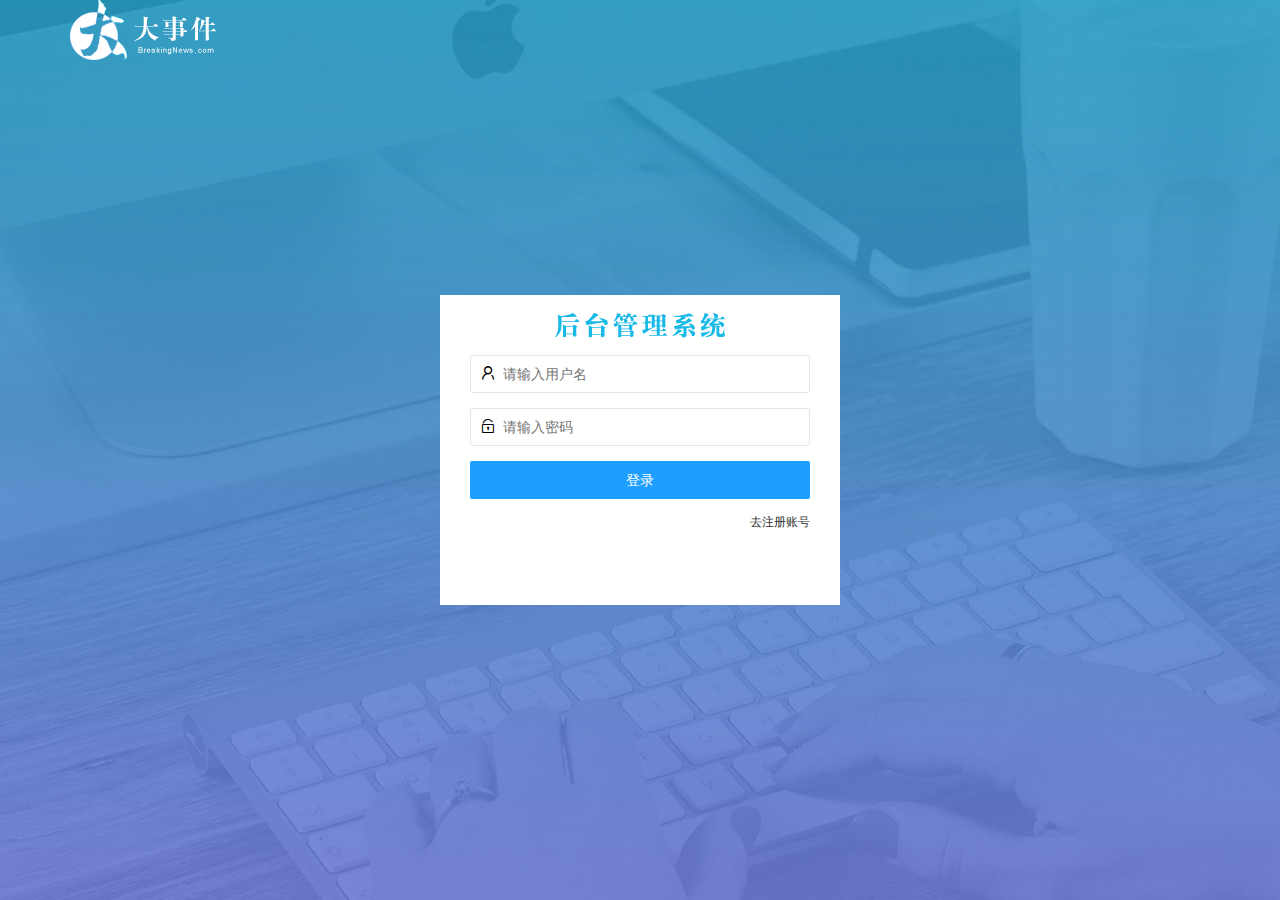
<file: login.html>
<!DOCTYPE html>
<html lang="en">

<head>
  <meta charset="UTF-8">
  <meta http-equiv="X-UA-Compatible" content="IE=edge">
  <meta name="viewport" content="width=device-width, initial-scale=1.0">
  <title>大事件-登录/注册</title>
  <!-- 导入layuicss -->
  <link rel="stylesheet" href="./assets/lib/layui/css/layui.css">
  <!-- 导入自己的样式 -->
  <link rel="stylesheet" href="./assets/css/login.css">
</head>

<body>
  <!-- 头部logo区域 -->
  <div class="layui-main">
    <img src="./assets/images/logo.png" alt="">
  </div>
  <!-- 登录注册区域 -->
  <div class="loginAndRegBox">
    <div class="title-box"></div>
    <!-- 登录的div -->
    <div class="login-box">
      <!-- 登录的表单 -->
      <form class="layui-form" id="form_login">
        <!-- 用户名 -->
        <div class="layui-form-item">
          <i class="layui-icon layui-icon-username"></i>
          <input type="text" name="username" required lay-verify="required" placeholder="请输入用户名" autocomplete="off"
            class="layui-input">
        </div>
        <!-- 密码 -->
        <div class="layui-form-item">
          <i class="layui-icon layui-icon-password"></i>
          <input type="password" name="password" required lay-verify="required|pwd" placeholder="请输入密码" autocomplete="off"
            class="layui-input">
        </div>
        <!-- 登录按钮 -->
        <div class="layui-form-item">
          <!-- 注意：表单提交按钮和普通按钮的区别就是lay-submit属性 -->
          <button class="layui-btn layui-btn-fluid layui-btn-normal" lay-submit>登录</button>
        </div>
        <!-- 去注册 -->
        <div class="layui-form-item links">
          <a href="javascript:;" id="link_reg">去注册账号</a>
        </div>
      </form>

    </div>
    <!-- 注册的div -->
    <div class="reg-box">
      <!-- 注册的表单 -->
      <form class="layui-form" id="form_reg">
        <!-- 用户名 -->
        <div class="layui-form-item">
          <i class="layui-icon layui-icon-username"></i>
          <input type="text" name="username" required lay-verify="required" placeholder="请输入用户名" autocomplete="off"
            class="layui-input">
        </div>
        <!-- 密码 -->
        <div class="layui-form-item">
          <i class="layui-icon layui-icon-password"></i>
          <input type="password" name="password" required lay-verify="required|pwd" placeholder="请输入密码" autocomplete="off"
            class="layui-input">
        </div>
        <!-- 再次输入密码 -->
        <div class="layui-form-item">
          <i class="layui-icon layui-icon-password"></i>
          <input type="password" name="repassword" required lay-verify="required|pwd|repwd" placeholder="请再次确认密码" autocomplete="off"
            class="layui-input">
        </div>
        <!-- 登录按钮 -->
        <div class="layui-form-item">
          <!-- 注意：表单提交按钮和普通按钮的区别就是lay-submit属性 -->
          <button class="layui-btn layui-btn-fluid layui-btn-normal" lay-submit>注册</button>
        </div>
        <!-- 去登录 -->
        <div class="layui-form-item links">
          <a href="javascript:;" id="link_login">去登录</a>
        </div>
      </form>

    </div>

  </div>
  <!-- 导入layui 的js文件 -->
  <script src="/assets/lib/layui/layui.all.js"></script>
  <!-- 导入jquery -->
  <script src="/assets/lib/jquery.js"></script>
  <!-- 导入自己封装的baseAPI js文件  -->
  <script src="/assets/js/baseAPI.js"></script>
  <!-- 导入自己的js -->
  <script src="/assets/js/login.js"></script>
</body>

</html>
</file>
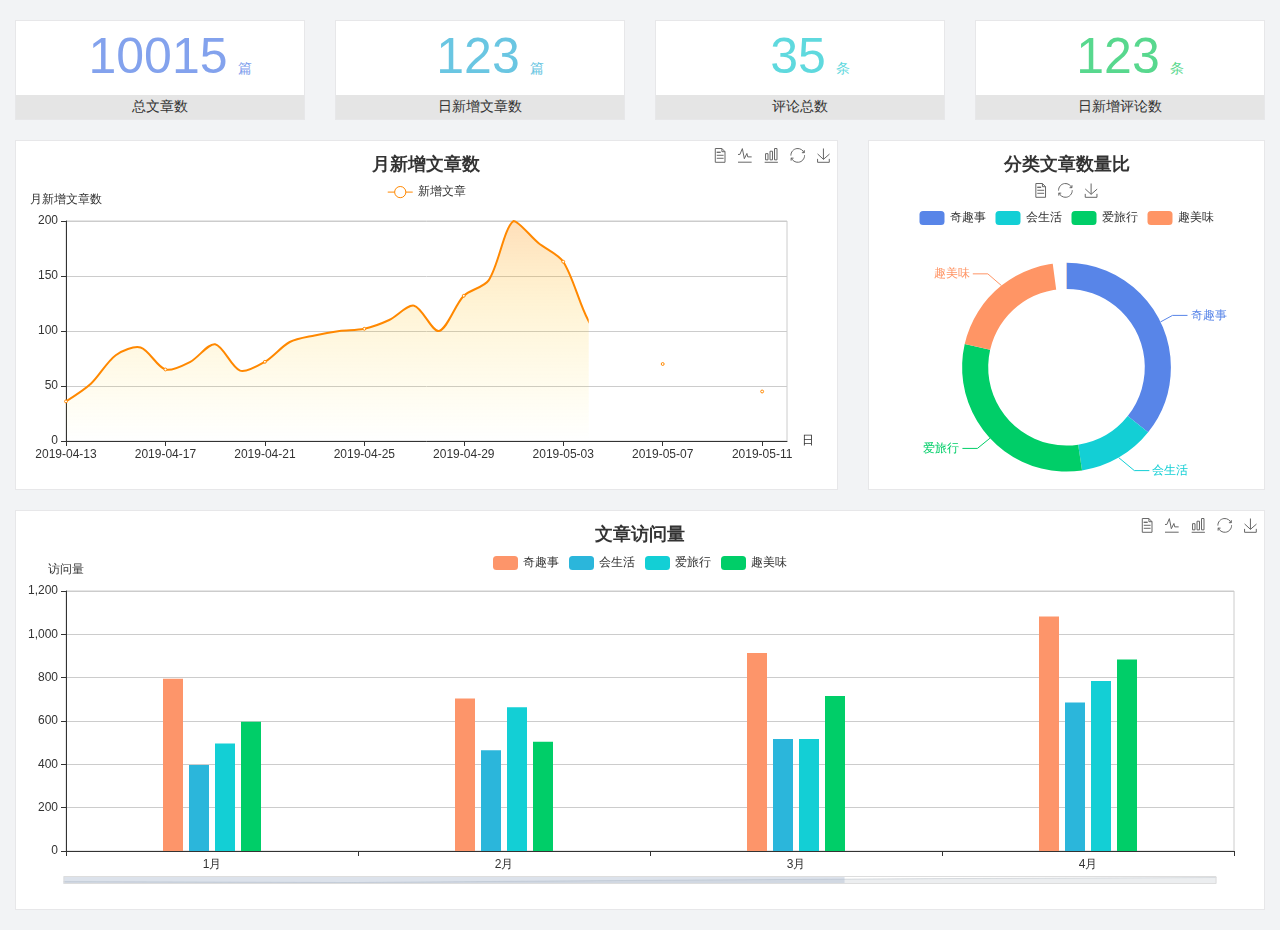
<file: home/dashboard.html>
<!DOCTYPE html>
<html lang="en">

<head>
  <meta charset="UTF-8">
  <meta name="viewport" content="width=device-width, initial-scale=1.0">
  <meta http-equiv="X-UA-Compatible" content="ie=edge">
  <title>图表统计</title>
  <link rel="stylesheet" href="../../assets/lib/bootstrap.css" />
  <link rel="stylesheet" href="../../assets/lib/main.css" />
  <script src="../../assets/lib/jquery.js"></script>
  <script type="text/javascript" src="../../assets/lib/echarts.min.js"></script>
</head>

<body>
  <div class="container-fluid">
    <div class="row spannel_list">
      <div class="col-sm-3 col-xs-6">
        <div class="spannel">
          <em>10015</em><span>篇</span>
          <b>总文章数</b>
        </div>
      </div>
      <div class="col-sm-3 col-xs-6">
        <div class="spannel scolor01">
          <em>123</em><span>篇</span>
          <b>日新增文章数</b>
        </div>
      </div>
      <div class="col-sm-3 col-xs-6">
        <div class="spannel scolor02">
          <em>35</em><span>条</span>
          <b>评论总数</b>
        </div>
      </div>
      <div class="col-sm-3 col-xs-6">
        <div class="spannel scolor03">
          <em>123</em><span>条</span>
          <b>日新增评论数</b>
        </div>
      </div>
    </div>
  </div>

  <div class="container-fluid">
    <div class="row curve-pie">
      <div class="col-lg-8 col-md-8">
        <div class="gragh_pannel" id="curve_show"></div>
      </div>
      <div class="col-lg-4 col-md-4">
        <div class="gragh_pannel" id="pie_show"></div>
      </div>
    </div>
  </div>

  <div class="container-fluid">
    <div class="column_pannel" id="column_show"></div>
  </div>

  <script>
    var oChart = echarts.init(document.getElementById('curve_show'));
    var aList_all = [
      { 'count': 36, 'date': '2019-04-13' },
      { 'count': 52, 'date': '2019-04-14' },
      { 'count': 78, 'date': '2019-04-15' },
      { 'count': 85, 'date': '2019-04-16' },
      { 'count': 65, 'date': '2019-04-17' },
      { 'count': 72, 'date': '2019-04-18' },
      { 'count': 88, 'date': '2019-04-19' },
      { 'count': 64, 'date': '2019-04-20' },
      { 'count': 72, 'date': '2019-04-21' },
      { 'count': 90, 'date': '2019-04-22' },
      { 'count': 96, 'date': '2019-04-23' },
      { 'count': 100, 'date': '2019-04-24' },
      { 'count': 102, 'date': '2019-04-25' },
      { 'count': 110, 'date': '2019-04-26' },
      { 'count': 123, 'date': '2019-04-27' },
      { 'count': 100, 'date': '2019-04-28' },
      { 'count': 132, 'date': '2019-04-29' },
      { 'count': 146, 'date': '2019-04-30' },
      { 'count': 200, 'date': '2019-05-01' },
      { 'count': 180, 'date': '2019-05-02' },
      { 'count': 163, 'date': '2019-05-03' },
      { 'count': 110, 'date': '2019-05-04' },
      { 'count': 80, 'date': '2019-05-05' },
      { 'count': 82, 'date': '2019-05-06' },
      { 'count': 70, 'date': '2019-05-07' },
      { 'count': 65, 'date': '2019-05-08' },
      { 'count': 54, 'date': '2019-05-09' },
      { 'count': 40, 'date': '2019-05-10' },
      { 'count': 45, 'date': '2019-05-11' },
      { 'count': 38, 'date': '2019-05-12' },
    ];

    let aCount = [];
    let aDate = [];

    for (var i = 0; i < aList_all.length; i++) {
      aCount.push(aList_all[i].count);
      aDate.push(aList_all[i].date);
    }

    var chartopt = {
      title: {
        text: '月新增文章数',
        left: 'center',
        top: '10'
      },
      tooltip: {
        trigger: 'axis'
      },
      legend: {
        data: ['新增文章'],
        top: '40'
      },
      toolbox: {
        show: true,
        feature: {
          mark: { show: true },
          dataView: { show: true, readOnly: false },
          magicType: { show: true, type: ['line', 'bar'] },
          restore: { show: true },
          saveAsImage: { show: true }
        }
      },
      calculable: true,
      xAxis: [
        {
          name: '日',
          type: 'category',
          boundaryGap: false,
          data: aDate
        }
      ],
      yAxis: [
        {
          name: '月新增文章数',
          type: 'value'
        }
      ],
      series: [
        {
          name: '新增文章',
          type: 'line',
          smooth: true,
          itemStyle: { normal: { areaStyle: { type: 'default' }, color: '#f80' }, lineStyle: { color: '#f80' } },
          data: aCount
        }],
      areaStyle: {
        normal: {
          color: new echarts.graphic.LinearGradient(0, 0, 0, 1, [{
            offset: 0,
            color: 'rgba(255,136,0,0.39)'
          }, {
            offset: .34,
            color: 'rgba(255,180,0,0.25)'
          }, {
            offset: 1,
            color: 'rgba(255,222,0,0.00)'
          }])

        }
      },
      grid: {
        show: true,
        x: 50,
        x2: 50,
        y: 80,
        height: 220
      }
    };

    oChart.setOption(chartopt);


    var oPie = echarts.init(document.getElementById('pie_show'));
    var oPieopt =
    {
      title: {
        top: 10,
        text: '分类文章数量比',
        x: 'center'
      },
      tooltip: {
        trigger: 'item',
        formatter: "{a} <br/>{b} : {c} ({d}%)"
      },
      color: ['#5885e8', '#13cfd5', '#00ce68', '#ff9565'],
      legend: {
        x: 'center',
        top: 65,
        data: ['奇趣事', '会生活', '爱旅行', '趣美味']
      },
      toolbox: {
        show: true,
        x: 'center',
        top: 35,
        feature: {
          mark: { show: true },
          dataView: { show: true, readOnly: false },
          magicType: {
            show: true,
            type: ['pie', 'funnel'],
            option: {
              funnel: {
                x: '25%',
                width: '50%',
                funnelAlign: 'left',
                max: 1548
              }
            }
          },
          restore: { show: true },
          saveAsImage: { show: true }
        }
      },
      calculable: true,
      series: [
        {
          name: '访问来源',
          type: 'pie',
          radius: ['45%', '60%'],
          center: ['50%', '65%'],
          data: [
            { value: 300, name: '奇趣事' },
            { value: 100, name: '会生活' },
            { value: 260, name: '爱旅行' },
            { value: 180, name: '趣美味' }
          ]
        }
      ]
    };
    oPie.setOption(oPieopt);



    var oColumn = this.echarts.init(document.getElementById('column_show'));
    var oColumnopt =
    {
      title: {
        text: '文章访问量',
        left: 'center',
        top: '10'
      },
      tooltip: {
        trigger: 'axis'
      },
      legend: {
        data: ['奇趣事', '会生活', '爱旅行', '趣美味'],
        top: '40'
      },
      toolbox: {
        show: true,
        feature: {
          mark: { show: true },
          dataView: { show: true, readOnly: false },
          magicType: { show: true, type: ['line', 'bar'] },
          restore: { show: true },
          saveAsImage: { show: true }
        }
      },
      calculable: true,
      xAxis: [
        {
          type: 'category',
          data: ['1月', '2月', '3月', '4月', '5月']
        }
      ],
      yAxis: [
        {
          name: '访问量',
          type: 'value'
        }
      ],
      series: [
        {
          name: '奇趣事',
          type: 'bar',
          barWidth: 20,
          itemStyle: {
            normal: { areaStyle: { type: 'default' }, color: '#fd956a' }
          },
          data: [800, 708, 920, 1090, 1200]
        },
        {
          name: '会生活',
          type: 'bar',
          barWidth: 20,
          itemStyle: {
            normal: { areaStyle: { type: 'default' }, color: '#2bb6db' }
          },
          data: [400, 468, 520, 690, 800]
        },
        {
          name: '爱旅行',
          type: 'bar',
          barWidth: 20,
          itemStyle: {
            normal: { areaStyle: { type: 'default' }, color: '#13cfd5' }
          },
          data: [500, 668, 520, 790, 900]
        },
        {
          name: '趣美味',
          type: 'bar',
          barWidth: 20,
          itemStyle: {
            normal: { areaStyle: { type: 'default' }, color: '#00ce68' }
          },
          data: [600, 508, 720, 890, 1000]
        }
      ],
      grid: {
        show: true,
        x: 50,
        x2: 30,
        y: 80,
        height: 260
      },
      dataZoom: [//给x轴设置滚动条
        {
          start: 0,//默认为0
          end: 100 - 1000 / 31,//默认为100
          type: 'slider',
          show: true,
          xAxisIndex: [0],
          handleSize: 0,//滑动条的 左右2个滑动条的大小
          height: 8,//组件高度
          left: 45, //左边的距离
          right: 50,//右边的距离
          bottom: 26,//右边的距离
          handleColor: '#ddd',//h滑动图标的颜色
          handleStyle: {
            borderColor: "#cacaca",
            borderWidth: "1",
            shadowBlur: 2,
            background: "#ddd",
            shadowColor: "#ddd",
          }
        }]
    };
    oColumn.setOption(oColumnopt);
  </script>
</body>

</html>
</file>
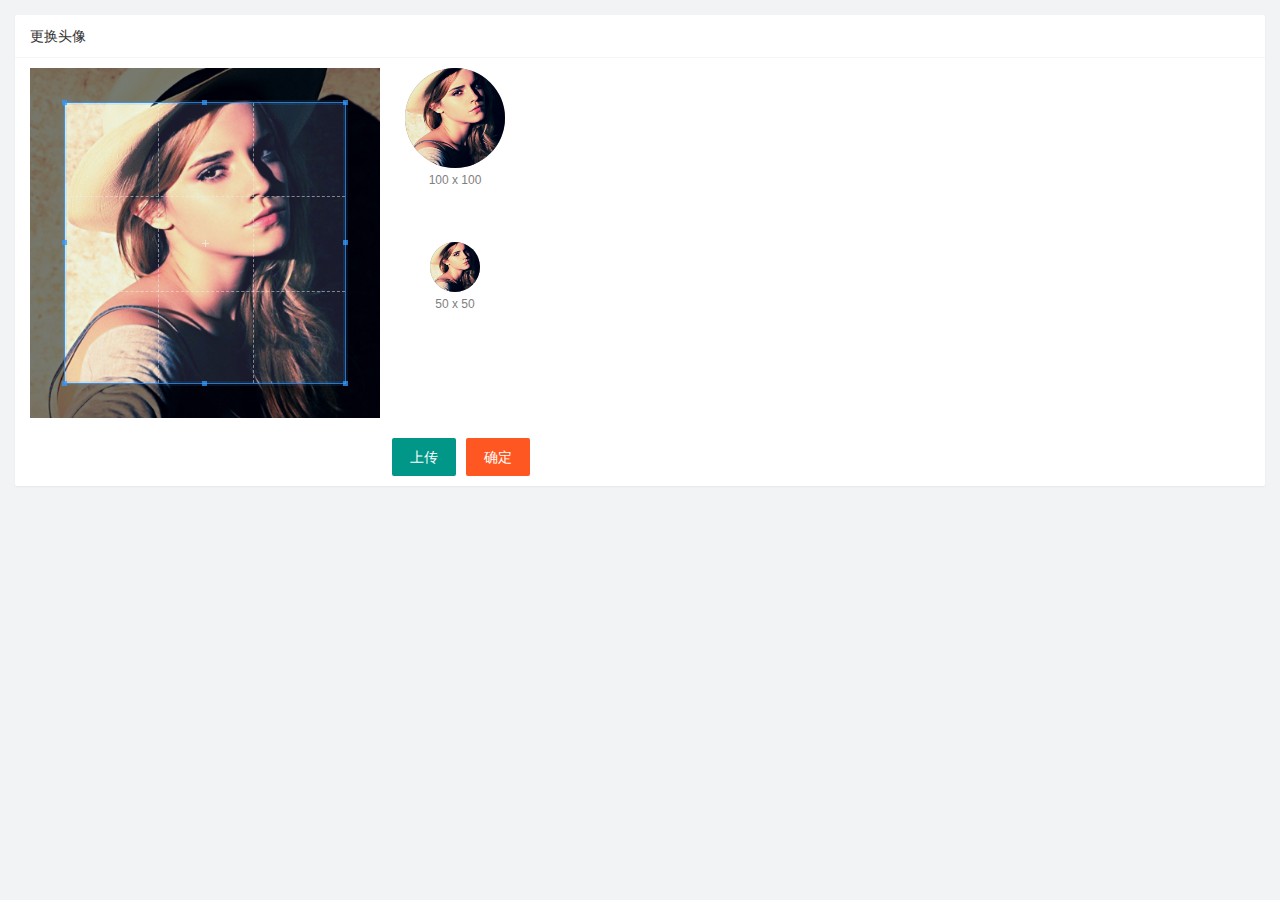
<file: user/user_avatar.html>
<!DOCTYPE html>
<html lang="en">

<head>
  <meta charset="UTF-8">
  <meta http-equiv="X-UA-Compatible" content="IE=edge">
  <meta name="viewport" content="width=device-width, initial-scale=1.0">
  <title>Document</title>
  <link rel="stylesheet" href="/assets/lib/layui/css/layui.css">
  <link rel="stylesheet" href="/assets/lib/cropper/cropper.css" />
  <link rel="stylesheet" href="/assets/css/user/user_avatar.css">

</head>

<body>
  <div class="layui-card">
    <div class="layui-card-header">更换头像</div>
    <div class="layui-card-body">
      <!-- 第一行的图片裁剪和预览区域 -->
      <div class="row1">
        <!-- 图片裁剪区域 -->
        <div class="cropper-box">
          <!-- 这个 img 标签很重要，将来会把它初始化为裁剪区域 -->
          <img id="image" src="/assets/images/sample.jpg" />
        </div>
        <!-- 图片的预览区域 -->
        <div class="preview-box">
          <div>
            <!-- 宽高为 100px 的预览区域 -->
            <div class="img-preview w100"></div>
            <p class="size">100 x 100</p>
          </div>
          <div>
            <!-- 宽高为 50px 的预览区域 -->
            <div class="img-preview w50"></div>
            <p class="size">50 x 50</p>
          </div>
        </div>
      </div>

      <!-- 第二行的按钮区域 -->
      <div class="row2">
        <input type="file" id="file" accept="image/png,image/jpeg" />
        <button type="button" class="layui-btn" id="btnChooseImage">上传</button>
        <button type="button" class="layui-btn layui-btn-danger" id="btnUpLoad">确定</button>
      </div>
    </div>
  </div>
  <script src="/assets/lib/layui/layui.all.js"></script>
  <script src="/assets/lib/jquery.js"></script>
  <script src="/assets/lib/cropper/Cropper.js"></script>
  <script src="/assets/lib/cropper/jquery-cropper.js"></script>
  <script src="/assets/js/baseAPI.js"></script>
  <script src="/assets/js/user/user_avatar.js"></script>

</body>

</html>
</file>
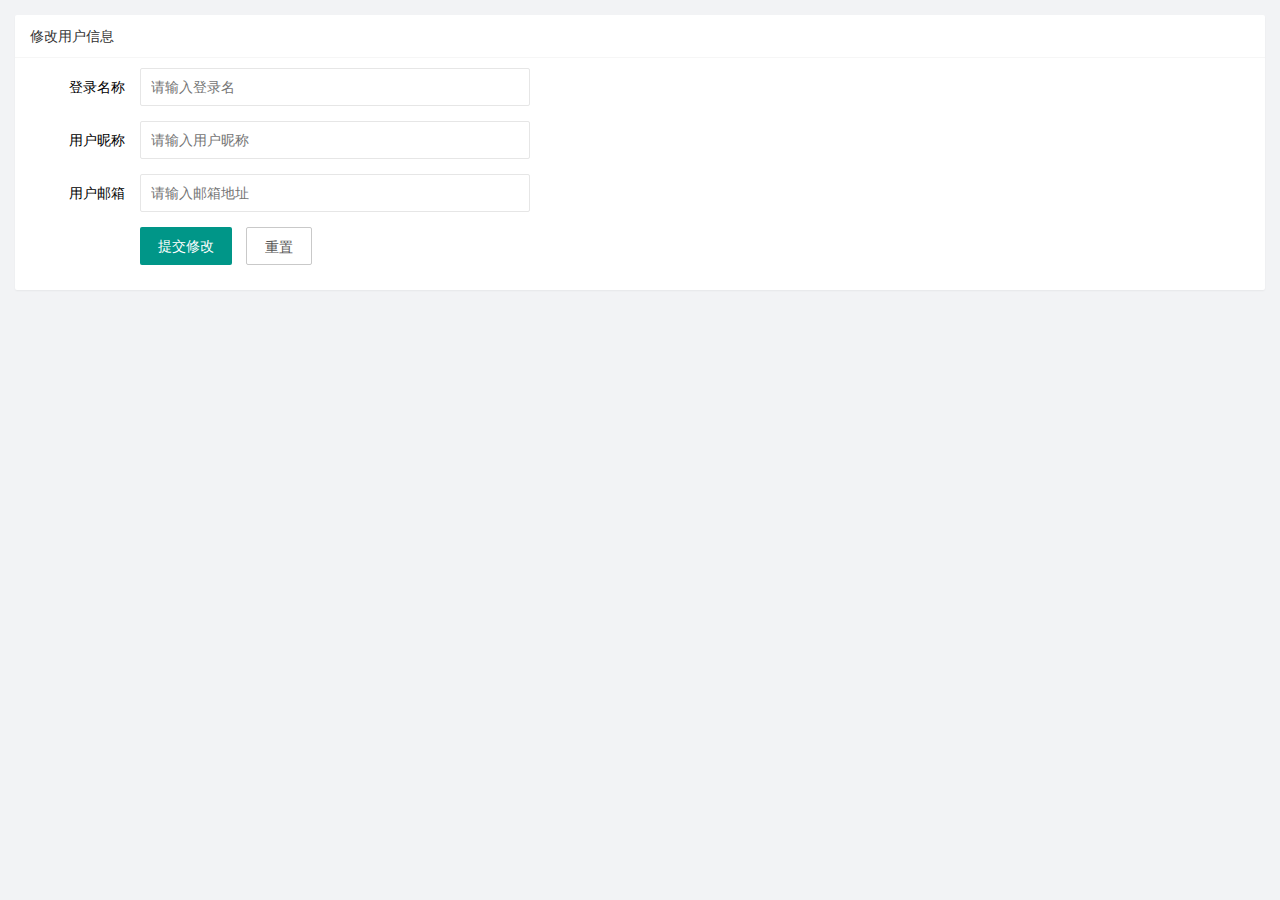
<file: user/user_info.html>
<!DOCTYPE html>
<html lang="en">

<head>
  <meta charset="UTF-8">
  <meta http-equiv="X-UA-Compatible" content="IE=edge">
  <meta name="viewport" content="width=device-width, initial-scale=1.0">
  <title>Document</title>
  <!-- 导入layui样式 -->
  <link rel="stylesheet" href="../assets/lib/layui/css/layui.css">
  <!-- 导入自己的样式 -->
  <link rel="stylesheet" href="../assets/css/user/user_info.css">
</head>

<body>
  <!-- 卡片区域 -->
  <div class="layui-card">
    <div class="layui-card-header">修改用户信息</div>
    <div class="layui-card-body">
      <!-- form表单区域 -->
      <form class="layui-form" lay-filter="formUserInfo">
        <!-- 这是隐藏域 -->
        <input type="hidden" name="id" value="">

        <div class="layui-form-item">
          <label class="layui-form-label">登录名称</label>
          <div class="layui-input-block">
            <input type="text" name="username" required placeholder="请输入登录名" autocomplete="off" class="layui-input"
              readonly>

          </div>
        </div>

        <div class="layui-form-item">
          <label class="layui-form-label">用户昵称</label>
          <div class="layui-input-block">
            <input type="text" name="nickname" required lay-verify="required|nickname" placeholder="请输入用户昵称"
              autocomplete="off" class="layui-input">

          </div>
        </div>

        <div class="layui-form-item">
          <label class="layui-form-label">用户邮箱</label>
          <div class="layui-input-block">
            <input type="text" name="email" required lay-verify="email" placeholder="请输入邮箱地址" autocomplete="off"
              class="layui-input">

          </div>
        </div>
        <div class="layui-form-item">
          <div class="layui-input-block">
            <button class="layui-btn" lay-submit lay-filter="formDemo">提交修改</button>
            <button type="reset" class="layui-btn layui-btn-primary" id="btnReset">重置</button>
          </div>
        </div>
      </form>
    </div>
  </div>
  <script src="/assets/lib/layui/layui.all.js"></script>
  <script src="/assets/lib/jquery.js"></script>
  <script src="/assets/js/baseAPI.js"></script>
  <!-- 导入自己的js -->
  <script src="/assets/js/user/user_info.js"></script>
</body>

</html>
</file>
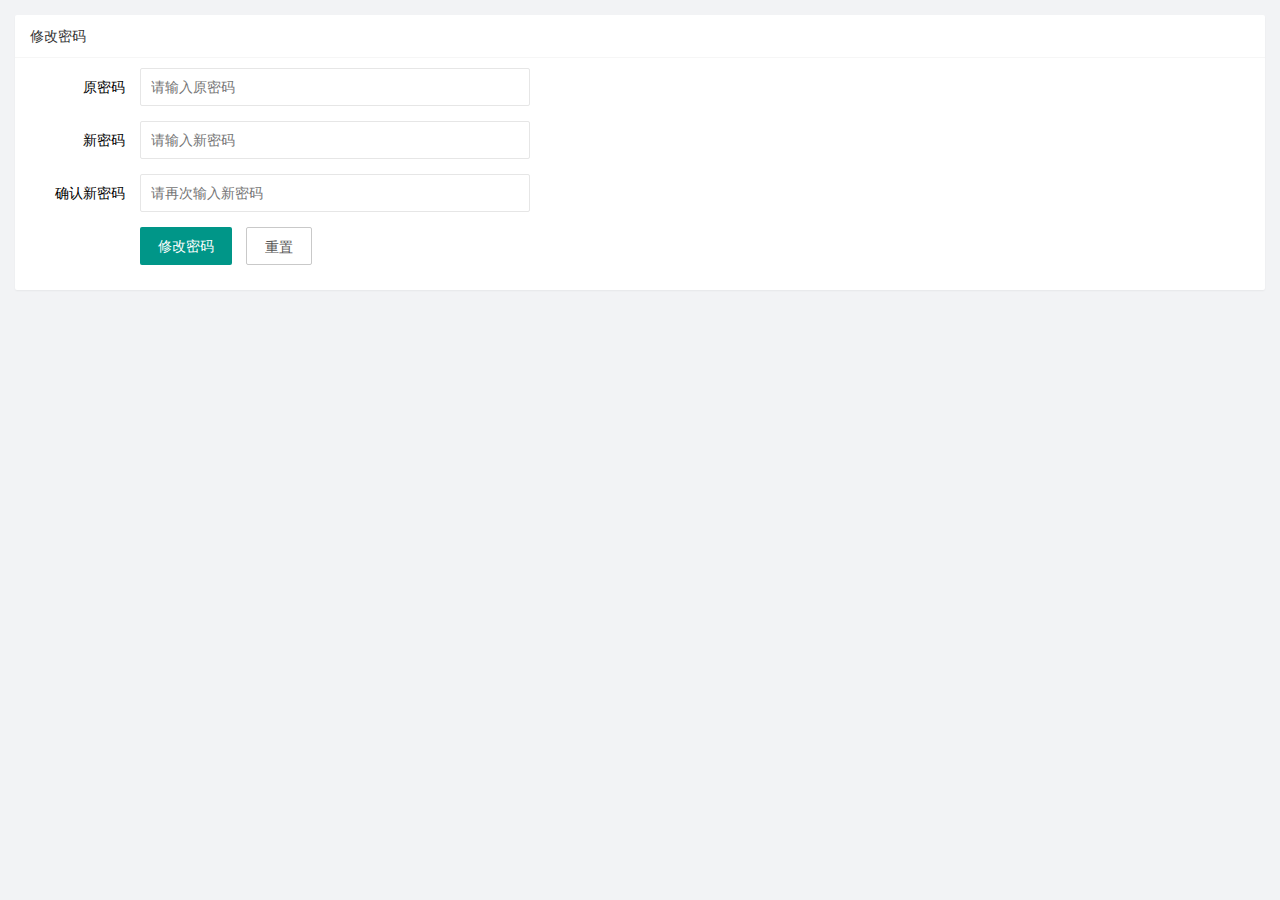
<file: user/user_pwd.html>
<!DOCTYPE html>
<html lang="en">
<head>
  <meta charset="UTF-8">
  <meta http-equiv="X-UA-Compatible" content="IE=edge">
  <meta name="viewport" content="width=device-width, initial-scale=1.0">
  <title>Document</title>
  <link rel="stylesheet" href="/assets/lib/layui/css/layui.css">
  <link rel="stylesheet" href="/assets/css/user/user_pwd.css">
</head>
<body>
  <div class="layui-card">
    <div class="layui-card-header">修改密码</div>
    <div class="layui-card-body">
      <form class="layui-form" action="">
        <div class="layui-form-item">
          <label class="layui-form-label">原密码</label>
          <div class="layui-input-block">
            <input type="password" name="oldPwd" required lay-verify="required|pwd" placeholder="请输入原密码" autocomplete="off"
              class="layui-input">
          </div>
        </div>
        <div class="layui-form-item">
          <label class="layui-form-label">新密码</label>
          <div class="layui-input-block">
            <input type="password" name="newPwd" required lay-verify="required|pwd|samePwd" placeholder="请输入新密码" autocomplete="off"
              class="layui-input">
          </div>
        </div>
        <div class="layui-form-item">
          <label class="layui-form-label">确认新密码</label>
          <div class="layui-input-block">
            <input type="password" name="rePwd" required lay-verify="required|pwd|rePwd" placeholder="请再次输入新密码" autocomplete="off"
              class="layui-input">
          </div>
        </div>
        <div class="layui-form-item">
          <div class="layui-input-block">
            <button class="layui-btn" lay-submit lay-filter="formDemo">修改密码</button>
            <button type="reset" class="layui-btn layui-btn-primary">重置</button>
          </div>
        </div>
        </form>
    </div>
  </div>

  <script src="/assets/lib/layui/layui.all.js"></script>
  <script src="/assets/lib/jquery.js"></script>
  <script src="/assets/js/baseAPI.js"></script>
  <script src="/assets/js/user/user_pwd.js"></script>
</body>
</html>
</file>
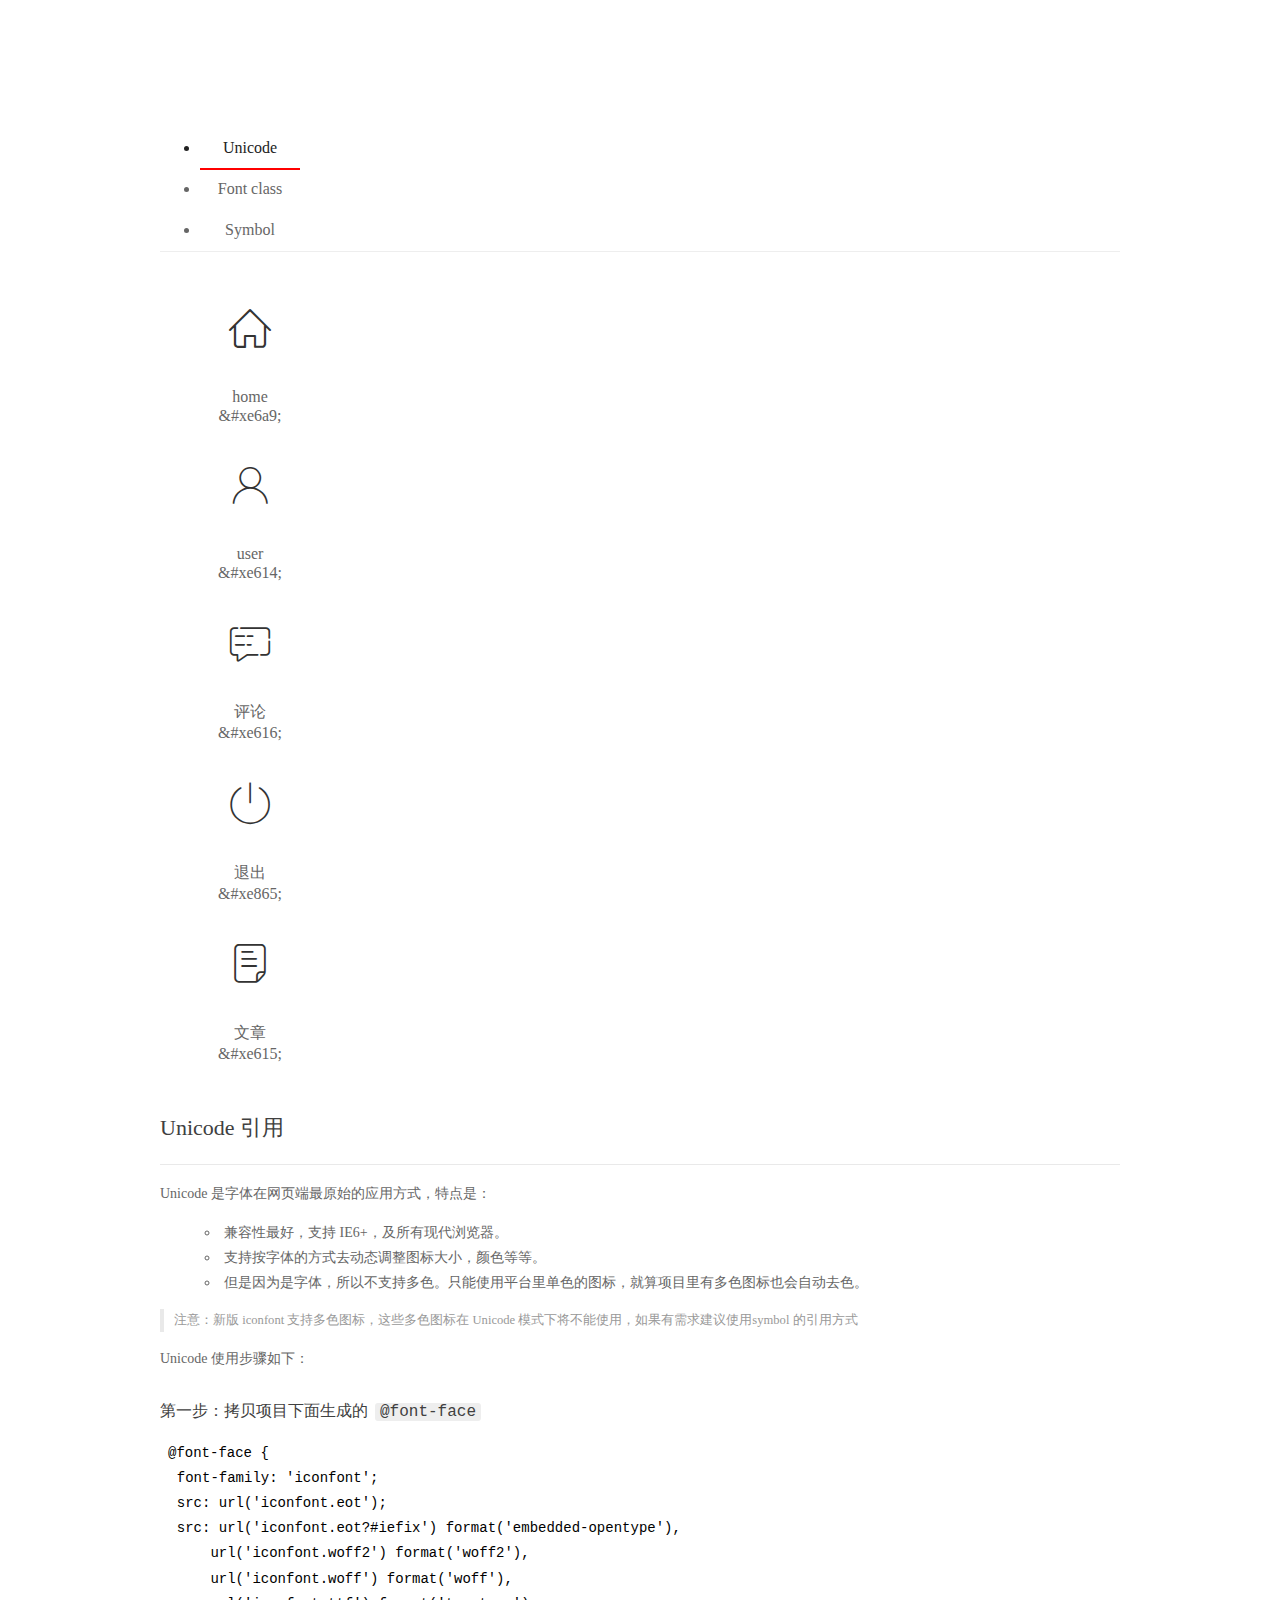
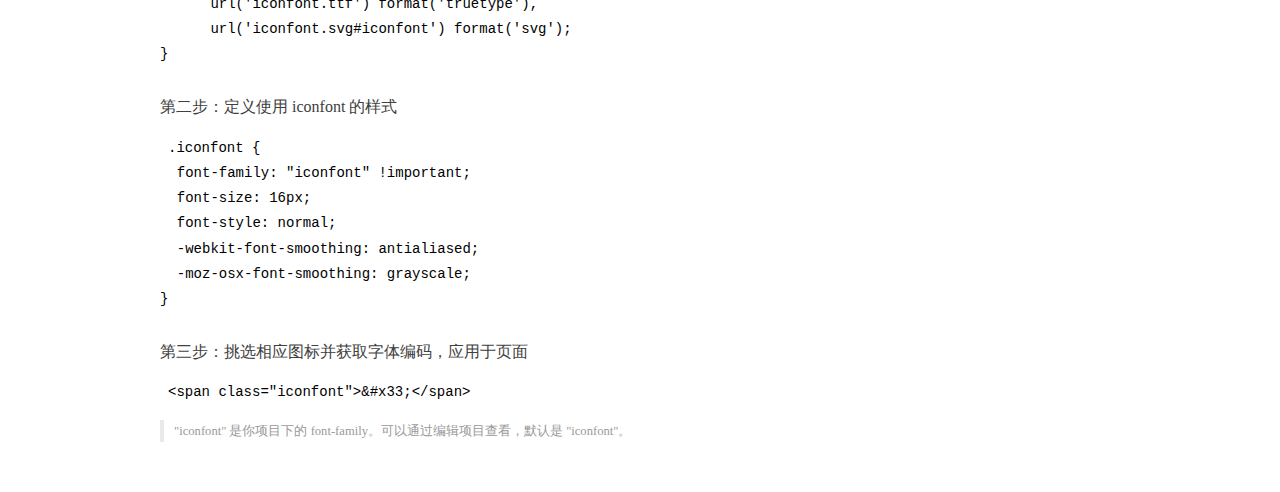
<file: assets/fonts/demo_index.html>
<!DOCTYPE html>
<html>
<head>
  <meta charset="utf-8"/>
  <title>IconFont Demo</title>
  <link rel="shortcut icon" href="https://gtms04.alicdn.com/tps/i4/TB1_oz6GVXXXXaFXpXXJDFnIXXX-64-64.ico" type="image/x-icon"/>
  <link rel="stylesheet" href="https://g.alicdn.com/thx/cube/1.3.2/cube.min.css">
  <link rel="stylesheet" href="demo.css">
  <link rel="stylesheet" href="iconfont.css">
  <script src="iconfont.js"></script>
  <!-- jQuery -->
  <script src="https://a1.alicdn.com/oss/uploads/2018/12/26/7bfddb60-08e8-11e9-9b04-53e73bb6408b.js"></script>
  <!-- 代码高亮 -->
  <script src="https://a1.alicdn.com/oss/uploads/2018/12/26/a3f714d0-08e6-11e9-8a15-ebf944d7534c.js"></script>
</head>
<body>
  <div class="main">
    <h1 class="logo"><a href="https://www.iconfont.cn/" title="iconfont 首页" target="_blank">&#xe86b;</a></h1>
    <div class="nav-tabs">
      <ul id="tabs" class="dib-box">
        <li class="dib active"><span>Unicode</span></li>
        <li class="dib"><span>Font class</span></li>
        <li class="dib"><span>Symbol</span></li>
      </ul>
      
    </div>
    <div class="tab-container">
      <div class="content unicode" style="display: block;">
          <ul class="icon_lists dib-box">
          
            <li class="dib">
              <span class="icon iconfont">&#xe6a9;</span>
                <div class="name">home</div>
                <div class="code-name">&amp;#xe6a9;</div>
              </li>
          
            <li class="dib">
              <span class="icon iconfont">&#xe614;</span>
                <div class="name">user</div>
                <div class="code-name">&amp;#xe614;</div>
              </li>
          
            <li class="dib">
              <span class="icon iconfont">&#xe616;</span>
                <div class="name">评论</div>
                <div class="code-name">&amp;#xe616;</div>
              </li>
          
            <li class="dib">
              <span class="icon iconfont">&#xe865;</span>
                <div class="name">退出</div>
                <div class="code-name">&amp;#xe865;</div>
              </li>
          
            <li class="dib">
              <span class="icon iconfont">&#xe615;</span>
                <div class="name">文章</div>
                <div class="code-name">&amp;#xe615;</div>
              </li>
          
          </ul>
          <div class="article markdown">
          <h2 id="unicode-">Unicode 引用</h2>
          <hr>

          <p>Unicode 是字体在网页端最原始的应用方式，特点是：</p>
          <ul>
            <li>兼容性最好，支持 IE6+，及所有现代浏览器。</li>
            <li>支持按字体的方式去动态调整图标大小，颜色等等。</li>
            <li>但是因为是字体，所以不支持多色。只能使用平台里单色的图标，就算项目里有多色图标也会自动去色。</li>
          </ul>
          <blockquote>
            <p>注意：新版 iconfont 支持多色图标，这些多色图标在 Unicode 模式下将不能使用，如果有需求建议使用symbol 的引用方式</p>
          </blockquote>
          <p>Unicode 使用步骤如下：</p>
          <h3 id="-font-face">第一步：拷贝项目下面生成的 <code>@font-face</code></h3>
<pre><code class="language-css"
>@font-face {
  font-family: 'iconfont';
  src: url('iconfont.eot');
  src: url('iconfont.eot?#iefix') format('embedded-opentype'),
      url('iconfont.woff2') format('woff2'),
      url('iconfont.woff') format('woff'),
      url('iconfont.ttf') format('truetype'),
      url('iconfont.svg#iconfont') format('svg');
}
</code></pre>
          <h3 id="-iconfont-">第二步：定义使用 iconfont 的样式</h3>
<pre><code class="language-css"
>.iconfont {
  font-family: "iconfont" !important;
  font-size: 16px;
  font-style: normal;
  -webkit-font-smoothing: antialiased;
  -moz-osx-font-smoothing: grayscale;
}
</code></pre>
          <h3 id="-">第三步：挑选相应图标并获取字体编码，应用于页面</h3>
<pre>
<code class="language-html"
>&lt;span class="iconfont"&gt;&amp;#x33;&lt;/span&gt;
</code></pre>
          <blockquote>
            <p>"iconfont" 是你项目下的 font-family。可以通过编辑项目查看，默认是 "iconfont"。</p>
          </blockquote>
          </div>
      </div>
      <div class="content font-class">
        <ul class="icon_lists dib-box">
          
          <li class="dib">
            <span class="icon iconfont icon-home"></span>
            <div class="name">
              home
            </div>
            <div class="code-name">.icon-home
            </div>
          </li>
          
          <li class="dib">
            <span class="icon iconfont icon-user"></span>
            <div class="name">
              user
            </div>
            <div class="code-name">.icon-user
            </div>
          </li>
          
          <li class="dib">
            <span class="icon iconfont icon-pinglun"></span>
            <div class="name">
              评论
            </div>
            <div class="code-name">.icon-pinglun
            </div>
          </li>
          
          <li class="dib">
            <span class="icon iconfont icon-tuichu"></span>
            <div class="name">
              退出
            </div>
            <div class="code-name">.icon-tuichu
            </div>
          </li>
          
          <li class="dib">
            <span class="icon iconfont icon-16"></span>
            <div class="name">
              文章
            </div>
            <div class="code-name">.icon-16
            </div>
          </li>
          
        </ul>
        <div class="article markdown">
        <h2 id="font-class-">font-class 引用</h2>
        <hr>

        <p>font-class 是 Unicode 使用方式的一种变种，主要是解决 Unicode 书写不直观，语意不明确的问题。</p>
        <p>与 Unicode 使用方式相比，具有如下特点：</p>
        <ul>
          <li>兼容性良好，支持 IE8+，及所有现代浏览器。</li>
          <li>相比于 Unicode 语意明确，书写更直观。可以很容易分辨这个 icon 是什么。</li>
          <li>因为使用 class 来定义图标，所以当要替换图标时，只需要修改 class 里面的 Unicode 引用。</li>
          <li>不过因为本质上还是使用的字体，所以多色图标还是不支持的。</li>
        </ul>
        <p>使用步骤如下：</p>
        <h3 id="-fontclass-">第一步：引入项目下面生成的 fontclass 代码：</h3>
<pre><code class="language-html">&lt;link rel="stylesheet" href="./iconfont.css"&gt;
</code></pre>
        <h3 id="-">第二步：挑选相应图标并获取类名，应用于页面：</h3>
<pre><code class="language-html">&lt;span class="iconfont icon-xxx"&gt;&lt;/span&gt;
</code></pre>
        <blockquote>
          <p>"
            iconfont" 是你项目下的 font-family。可以通过编辑项目查看，默认是 "iconfont"。</p>
        </blockquote>
      </div>
      </div>
      <div class="content symbol">
          <ul class="icon_lists dib-box">
          
            <li class="dib">
                <svg class="icon svg-icon" aria-hidden="true">
                  <use xlink:href="#icon-home"></use>
                </svg>
                <div class="name">home</div>
                <div class="code-name">#icon-home</div>
            </li>
          
            <li class="dib">
                <svg class="icon svg-icon" aria-hidden="true">
                  <use xlink:href="#icon-user"></use>
                </svg>
                <div class="name">user</div>
                <div class="code-name">#icon-user</div>
            </li>
          
            <li class="dib">
                <svg class="icon svg-icon" aria-hidden="true">
                  <use xlink:href="#icon-pinglun"></use>
                </svg>
                <div class="name">评论</div>
                <div class="code-name">#icon-pinglun</div>
            </li>
          
            <li class="dib">
                <svg class="icon svg-icon" aria-hidden="true">
                  <use xlink:href="#icon-tuichu"></use>
                </svg>
                <div class="name">退出</div>
                <div class="code-name">#icon-tuichu</div>
            </li>
          
            <li class="dib">
                <svg class="icon svg-icon" aria-hidden="true">
                  <use xlink:href="#icon-16"></use>
                </svg>
                <div class="name">文章</div>
                <div class="code-name">#icon-16</div>
            </li>
          
          </ul>
          <div class="article markdown">
          <h2 id="symbol-">Symbol 引用</h2>
          <hr>

          <p>这是一种全新的使用方式，应该说这才是未来的主流，也是平台目前推荐的用法。相关介绍可以参考这篇<a href="">文章</a>
            这种用法其实是做了一个 SVG 的集合，与另外两种相比具有如下特点：</p>
          <ul>
            <li>支持多色图标了，不再受单色限制。</li>
            <li>通过一些技巧，支持像字体那样，通过 <code>font-size</code>, <code>color</code> 来调整样式。</li>
            <li>兼容性较差，支持 IE9+，及现代浏览器。</li>
            <li>浏览器渲染 SVG 的性能一般，还不如 png。</li>
          </ul>
          <p>使用步骤如下：</p>
          <h3 id="-symbol-">第一步：引入项目下面生成的 symbol 代码：</h3>
<pre><code class="language-html">&lt;script src="./iconfont.js"&gt;&lt;/script&gt;
</code></pre>
          <h3 id="-css-">第二步：加入通用 CSS 代码（引入一次就行）：</h3>
<pre><code class="language-html">&lt;style&gt;
.icon {
  width: 1em;
  height: 1em;
  vertical-align: -0.15em;
  fill: currentColor;
  overflow: hidden;
}
&lt;/style&gt;
</code></pre>
          <h3 id="-">第三步：挑选相应图标并获取类名，应用于页面：</h3>
<pre><code class="language-html">&lt;svg class="icon" aria-hidden="true"&gt;
  &lt;use xlink:href="#icon-xxx"&gt;&lt;/use&gt;
&lt;/svg&gt;
</code></pre>
          </div>
      </div>

    </div>
  </div>
  <script>
  $(document).ready(function () {
      $('.tab-container .content:first').show()

      $('#tabs li').click(function (e) {
        var tabContent = $('.tab-container .content')
        var index = $(this).index()

        if ($(this).hasClass('active')) {
          return
        } else {
          $('#tabs li').removeClass('active')
          $(this).addClass('active')

          tabContent.hide().eq(index).fadeIn()
        }
      })
    })
  </script>
</body>
</html>
</file>
<file: assets/lib/layui/css/layui.css>
/** layui-v2.5.5 MIT License By https://www.layui.com */
 .layui-inline,img{display:inline-block;vertical-align:middle}h1,h2,h3,h4,h5,h6{font-weight:400}.layui-edge,.layui-header,.layui-inline,.layui-main{position:relative}.layui-body,.layui-edge,.layui-elip{overflow:hidden}.layui-btn,.layui-edge,.layui-inline,img{vertical-align:middle}.layui-btn,.layui-disabled,.layui-icon,.layui-unselect{-moz-user-select:none;-webkit-user-select:none;-ms-user-select:none}.layui-elip,.layui-form-checkbox span,.layui-form-pane .layui-form-label{text-overflow:ellipsis;white-space:nowrap}.layui-breadcrumb,.layui-tree-btnGroup{visibility:hidden}blockquote,body,button,dd,div,dl,dt,form,h1,h2,h3,h4,h5,h6,input,li,ol,p,pre,td,textarea,th,ul{margin:0;padding:0;-webkit-tap-highlight-color:rgba(0,0,0,0)}a:active,a:hover{outline:0}img{border:none}li{list-style:none}table{border-collapse:collapse;border-spacing:0}h4,h5,h6{font-size:100%}button,input,optgroup,option,select,textarea{font-family:inherit;font-size:inherit;font-style:inherit;font-weight:inherit;outline:0}pre{white-space:pre-wrap;white-space:-moz-pre-wrap;white-space:-pre-wrap;white-space:-o-pre-wrap;word-wrap:break-word}body{line-height:24px;font:14px Helvetica Neue,Helvetica,PingFang SC,Tahoma,Arial,sans-serif}hr{height:1px;margin:10px 0;border:0;clear:both}a{color:#333;text-decoration:none}a:hover{color:#777}a cite{font-style:normal;*cursor:pointer}.layui-border-box,.layui-border-box *{box-sizing:border-box}.layui-box,.layui-box *{box-sizing:content-box}.layui-clear{clear:both;*zoom:1}.layui-clear:after{content:'\20';clear:both;*zoom:1;display:block;height:0}.layui-inline{*display:inline;*zoom:1}.layui-edge{display:inline-block;width:0;height:0;border-width:6px;border-style:dashed;border-color:transparent}.layui-edge-top{top:-4px;border-bottom-color:#999;border-bottom-style:solid}.layui-edge-right{border-left-color:#999;border-left-style:solid}.layui-edge-bottom{top:2px;border-top-color:#999;border-top-style:solid}.layui-edge-left{border-right-color:#999;border-right-style:solid}.layui-disabled,.layui-disabled:hover{color:#d2d2d2!important;cursor:not-allowed!important}.layui-circle{border-radius:100%}.layui-show{display:block!important}.layui-hide{display:none!important}@font-face{font-family:layui-icon;src:url(../font/iconfont.eot?v=250);src:url(../font/iconfont.eot?v=250#iefix) format('embedded-opentype'),url(../font/iconfont.woff2?v=250) format('woff2'),url(../font/iconfont.woff?v=250) format('woff'),url(../font/iconfont.ttf?v=250) format('truetype'),url(../font/iconfont.svg?v=250#layui-icon) format('svg')}.layui-icon{font-family:layui-icon!important;font-size:16px;font-style:normal;-webkit-font-smoothing:antialiased;-moz-osx-font-smoothing:grayscale}.layui-icon-reply-fill:before{content:"\e611"}.layui-icon-set-fill:before{content:"\e614"}.layui-icon-menu-fill:before{content:"\e60f"}.layui-icon-search:before{content:"\e615"}.layui-icon-share:before{content:"\e641"}.layui-icon-set-sm:before{content:"\e620"}.layui-icon-engine:before{content:"\e628"}.layui-icon-close:before{content:"\1006"}.layui-icon-close-fill:before{content:"\1007"}.layui-icon-chart-screen:before{content:"\e629"}.layui-icon-star:before{content:"\e600"}.layui-icon-circle-dot:before{content:"\e617"}.layui-icon-chat:before{content:"\e606"}.layui-icon-release:before{content:"\e609"}.layui-icon-list:before{content:"\e60a"}.layui-icon-chart:before{content:"\e62c"}.layui-icon-ok-circle:before{content:"\1005"}.layui-icon-layim-theme:before{content:"\e61b"}.layui-icon-table:before{content:"\e62d"}.layui-icon-right:before{content:"\e602"}.layui-icon-left:before{content:"\e603"}.layui-icon-cart-simple:before{content:"\e698"}.layui-icon-face-cry:before{content:"\e69c"}.layui-icon-face-smile:before{content:"\e6af"}.layui-icon-survey:before{content:"\e6b2"}.layui-icon-tree:before{content:"\e62e"}.layui-icon-upload-circle:before{content:"\e62f"}.layui-icon-add-circle:before{content:"\e61f"}.layui-icon-download-circle:before{content:"\e601"}.layui-icon-templeate-1:before{content:"\e630"}.layui-icon-util:before{content:"\e631"}.layui-icon-face-surprised:before{content:"\e664"}.layui-icon-edit:before{content:"\e642"}.layui-icon-speaker:before{content:"\e645"}.layui-icon-down:before{content:"\e61a"}.layui-icon-file:before{content:"\e621"}.layui-icon-layouts:before{content:"\e632"}.layui-icon-rate-half:before{content:"\e6c9"}.layui-icon-add-circle-fine:before{content:"\e608"}.layui-icon-prev-circle:before{content:"\e633"}.layui-icon-read:before{content:"\e705"}.layui-icon-404:before{content:"\e61c"}.layui-icon-carousel:before{content:"\e634"}.layui-icon-help:before{content:"\e607"}.layui-icon-code-circle:before{content:"\e635"}.layui-icon-water:before{content:"\e636"}.layui-icon-username:before{content:"\e66f"}.layui-icon-find-fill:before{content:"\e670"}.layui-icon-about:before{content:"\e60b"}.layui-icon-location:before{content:"\e715"}.layui-icon-up:before{content:"\e619"}.layui-icon-pause:before{content:"\e651"}.layui-icon-date:before{content:"\e637"}.layui-icon-layim-uploadfile:before{content:"\e61d"}.layui-icon-delete:before{content:"\e640"}.layui-icon-play:before{content:"\e652"}.layui-icon-top:before{content:"\e604"}.layui-icon-friends:before{content:"\e612"}.layui-icon-refresh-3:before{content:"\e9aa"}.layui-icon-ok:before{content:"\e605"}.layui-icon-layer:before{content:"\e638"}.layui-icon-face-smile-fine:before{content:"\e60c"}.layui-icon-dollar:before{content:"\e659"}.layui-icon-group:before{content:"\e613"}.layui-icon-layim-download:before{content:"\e61e"}.layui-icon-picture-fine:before{content:"\e60d"}.layui-icon-link:before{content:"\e64c"}.layui-icon-diamond:before{content:"\e735"}.layui-icon-log:before{content:"\e60e"}.layui-icon-rate-solid:before{content:"\e67a"}.layui-icon-fonts-del:before{content:"\e64f"}.layui-icon-unlink:before{content:"\e64d"}.layui-icon-fonts-clear:before{content:"\e639"}.layui-icon-triangle-r:before{content:"\e623"}.layui-icon-circle:before{content:"\e63f"}.layui-icon-radio:before{content:"\e643"}.layui-icon-align-center:before{content:"\e647"}.layui-icon-align-right:before{content:"\e648"}.layui-icon-align-left:before{content:"\e649"}.layui-icon-loading-1:before{content:"\e63e"}.layui-icon-return:before{content:"\e65c"}.layui-icon-fonts-strong:before{content:"\e62b"}.layui-icon-upload:before{content:"\e67c"}.layui-icon-dialogue:before{content:"\e63a"}.layui-icon-video:before{content:"\e6ed"}.layui-icon-headset:before{content:"\e6fc"}.layui-icon-cellphone-fine:before{content:"\e63b"}.layui-icon-add-1:before{content:"\e654"}.layui-icon-face-smile-b:before{content:"\e650"}.layui-icon-fonts-html:before{content:"\e64b"}.layui-icon-form:before{content:"\e63c"}.layui-icon-cart:before{content:"\e657"}.layui-icon-camera-fill:before{content:"\e65d"}.layui-icon-tabs:before{content:"\e62a"}.layui-icon-fonts-code:before{content:"\e64e"}.layui-icon-fire:before{content:"\e756"}.layui-icon-set:before{content:"\e716"}.layui-icon-fonts-u:before{content:"\e646"}.layui-icon-triangle-d:before{content:"\e625"}.layui-icon-tips:before{content:"\e702"}.layui-icon-picture:before{content:"\e64a"}.layui-icon-more-vertical:before{content:"\e671"}.layui-icon-flag:before{content:"\e66c"}.layui-icon-loading:before{content:"\e63d"}.layui-icon-fonts-i:before{content:"\e644"}.layui-icon-refresh-1:before{content:"\e666"}.layui-icon-rmb:before{content:"\e65e"}.layui-icon-home:before{content:"\e68e"}.layui-icon-user:before{content:"\e770"}.layui-icon-notice:before{content:"\e667"}.layui-icon-login-weibo:before{content:"\e675"}.layui-icon-voice:before{content:"\e688"}.layui-icon-upload-drag:before{content:"\e681"}.layui-icon-login-qq:before{content:"\e676"}.layui-icon-snowflake:before{content:"\e6b1"}.layui-icon-file-b:before{content:"\e655"}.layui-icon-template:before{content:"\e663"}.layui-icon-auz:before{content:"\e672"}.layui-icon-console:before{content:"\e665"}.layui-icon-app:before{content:"\e653"}.layui-icon-prev:before{content:"\e65a"}.layui-icon-website:before{content:"\e7ae"}.layui-icon-next:before{content:"\e65b"}.layui-icon-component:before{content:"\e857"}.layui-icon-more:before{content:"\e65f"}.layui-icon-login-wechat:before{content:"\e677"}.layui-icon-shrink-right:before{content:"\e668"}.layui-icon-spread-left:before{content:"\e66b"}.layui-icon-camera:before{content:"\e660"}.layui-icon-note:before{content:"\e66e"}.layui-icon-refresh:before{content:"\e669"}.layui-icon-female:before{content:"\e661"}.layui-icon-male:before{content:"\e662"}.layui-icon-password:before{content:"\e673"}.layui-icon-senior:before{content:"\e674"}.layui-icon-theme:before{content:"\e66a"}.layui-icon-tread:before{content:"\e6c5"}.layui-icon-praise:before{content:"\e6c6"}.layui-icon-star-fill:before{content:"\e658"}.layui-icon-rate:before{content:"\e67b"}.layui-icon-template-1:before{content:"\e656"}.layui-icon-vercode:before{content:"\e679"}.layui-icon-cellphone:before{content:"\e678"}.layui-icon-screen-full:before{content:"\e622"}.layui-icon-screen-restore:before{content:"\e758"}.layui-icon-cols:before{content:"\e610"}.layui-icon-export:before{content:"\e67d"}.layui-icon-print:before{content:"\e66d"}.layui-icon-slider:before{content:"\e714"}.layui-icon-addition:before{content:"\e624"}.layui-icon-subtraction:before{content:"\e67e"}.layui-icon-service:before{content:"\e626"}.layui-icon-transfer:before{content:"\e691"}.layui-main{width:1140px;margin:0 auto}.layui-header{z-index:1000;height:60px}.layui-header a:hover{transition:all .5s;-webkit-transition:all .5s}.layui-side{position:fixed;left:0;top:0;bottom:0;z-index:999;width:200px;overflow-x:hidden}.layui-side-scroll{position:relative;width:220px;height:100%;overflow-x:hidden}.layui-body{position:absolute;left:200px;right:0;top:0;bottom:0;z-index:998;width:auto;overflow-y:auto;box-sizing:border-box}.layui-layout-body{overflow:hidden}.layui-layout-admin .layui-header{background-color:#23262E}.layui-layout-admin .layui-side{top:60px;width:200px;overflow-x:hidden}.layui-layout-admin .layui-body{position:fixed;top:60px;bottom:44px}.layui-layout-admin .layui-main{width:auto;margin:0 15px}.layui-layout-admin .layui-footer{position:fixed;left:200px;right:0;bottom:0;height:44px;line-height:44px;padding:0 15px;background-color:#eee}.layui-layout-admin .layui-logo{position:absolute;left:0;top:0;width:200px;height:100%;line-height:60px;text-align:center;color:#009688;font-size:16px}.layui-layout-admin .layui-header .layui-nav{background:0 0}.layui-layout-left{position:absolute!important;left:200px;top:0}.layui-layout-right{position:absolute!important;right:0;top:0}.layui-container{position:relative;margin:0 auto;padding:0 15px;box-sizing:border-box}.layui-fluid{position:relative;margin:0 auto;padding:0 15px}.layui-row:after,.layui-row:before{content:'';display:block;clear:both}.layui-col-lg1,.layui-col-lg10,.layui-col-lg11,.layui-col-lg12,.layui-col-lg2,.layui-col-lg3,.layui-col-lg4,.layui-col-lg5,.layui-col-lg6,.layui-col-lg7,.layui-col-lg8,.layui-col-lg9,.layui-col-md1,.layui-col-md10,.layui-col-md11,.layui-col-md12,.layui-col-md2,.layui-col-md3,.layui-col-md4,.layui-col-md5,.layui-col-md6,.layui-col-md7,.layui-col-md8,.layui-col-md9,.layui-col-sm1,.layui-col-sm10,.layui-col-sm11,.layui-col-sm12,.layui-col-sm2,.layui-col-sm3,.layui-col-sm4,.layui-col-sm5,.layui-col-sm6,.layui-col-sm7,.layui-col-sm8,.layui-col-sm9,.layui-col-xs1,.layui-col-xs10,.layui-col-xs11,.layui-col-xs12,.layui-col-xs2,.layui-col-xs3,.layui-col-xs4,.layui-col-xs5,.layui-col-xs6,.layui-col-xs7,.layui-col-xs8,.layui-col-xs9{position:relative;display:block;box-sizing:border-box}.layui-col-xs1,.layui-col-xs10,.layui-col-xs11,.layui-col-xs12,.layui-col-xs2,.layui-col-xs3,.layui-col-xs4,.layui-col-xs5,.layui-col-xs6,.layui-col-xs7,.layui-col-xs8,.layui-col-xs9{float:left}.layui-col-xs1{width:8.33333333%}.layui-col-xs2{width:16.66666667%}.layui-col-xs3{width:25%}.layui-col-xs4{width:33.33333333%}.layui-col-xs5{width:41.66666667%}.layui-col-xs6{width:50%}.layui-col-xs7{width:58.33333333%}.layui-col-xs8{width:66.66666667%}.layui-col-xs9{width:75%}.layui-col-xs10{width:83.33333333%}.layui-col-xs11{width:91.66666667%}.layui-col-xs12{width:100%}.layui-col-xs-offset1{margin-left:8.33333333%}.layui-col-xs-offset2{margin-left:16.66666667%}.layui-col-xs-offset3{margin-left:25%}.layui-col-xs-offset4{margin-left:33.33333333%}.layui-col-xs-offset5{margin-left:41.66666667%}.layui-col-xs-offset6{margin-left:50%}.layui-col-xs-offset7{margin-left:58.33333333%}.layui-col-xs-offset8{margin-left:66.66666667%}.layui-col-xs-offset9{margin-left:75%}.layui-col-xs-offset10{margin-left:83.33333333%}.layui-col-xs-offset11{margin-left:91.66666667%}.layui-col-xs-offset12{margin-left:100%}@media screen and (max-width:768px){.layui-hide-xs{display:none!important}.layui-show-xs-block{display:block!important}.layui-show-xs-inline{display:inline!important}.layui-show-xs-inline-block{display:inline-block!important}}@media screen and (min-width:768px){.layui-container{width:750px}.layui-hide-sm{display:none!important}.layui-show-sm-block{display:block!important}.layui-show-sm-inline{display:inline!important}.layui-show-sm-inline-block{display:inline-block!important}.layui-col-sm1,.layui-col-sm10,.layui-col-sm11,.layui-col-sm12,.layui-col-sm2,.layui-col-sm3,.layui-col-sm4,.layui-col-sm5,.layui-col-sm6,.layui-col-sm7,.layui-col-sm8,.layui-col-sm9{float:left}.layui-col-sm1{width:8.33333333%}.layui-col-sm2{width:16.66666667%}.layui-col-sm3{width:25%}.layui-col-sm4{width:33.33333333%}.layui-col-sm5{width:41.66666667%}.layui-col-sm6{width:50%}.layui-col-sm7{width:58.33333333%}.layui-col-sm8{width:66.66666667%}.layui-col-sm9{width:75%}.layui-col-sm10{width:83.33333333%}.layui-col-sm11{width:91.66666667%}.layui-col-sm12{width:100%}.layui-col-sm-offset1{margin-left:8.33333333%}.layui-col-sm-offset2{margin-left:16.66666667%}.layui-col-sm-offset3{margin-left:25%}.layui-col-sm-offset4{margin-left:33.33333333%}.layui-col-sm-offset5{margin-left:41.66666667%}.layui-col-sm-offset6{margin-left:50%}.layui-col-sm-offset7{margin-left:58.33333333%}.layui-col-sm-offset8{margin-left:66.66666667%}.layui-col-sm-offset9{margin-left:75%}.layui-col-sm-offset10{margin-left:83.33333333%}.layui-col-sm-offset11{margin-left:91.66666667%}.layui-col-sm-offset12{margin-left:100%}}@media screen and (min-width:992px){.layui-container{width:970px}.layui-hide-md{display:none!important}.layui-show-md-block{display:block!important}.layui-show-md-inline{display:inline!important}.layui-show-md-inline-block{display:inline-block!important}.layui-col-md1,.layui-col-md10,.layui-col-md11,.layui-col-md12,.layui-col-md2,.layui-col-md3,.layui-col-md4,.layui-col-md5,.layui-col-md6,.layui-col-md7,.layui-col-md8,.layui-col-md9{float:left}.layui-col-md1{width:8.33333333%}.layui-col-md2{width:16.66666667%}.layui-col-md3{width:25%}.layui-col-md4{width:33.33333333%}.layui-col-md5{width:41.66666667%}.layui-col-md6{width:50%}.layui-col-md7{width:58.33333333%}.layui-col-md8{width:66.66666667%}.layui-col-md9{width:75%}.layui-col-md10{width:83.33333333%}.layui-col-md11{width:91.66666667%}.layui-col-md12{width:100%}.layui-col-md-offset1{margin-left:8.33333333%}.layui-col-md-offset2{margin-left:16.66666667%}.layui-col-md-offset3{margin-left:25%}.layui-col-md-offset4{margin-left:33.33333333%}.layui-col-md-offset5{margin-left:41.66666667%}.layui-col-md-offset6{margin-left:50%}.layui-col-md-offset7{margin-left:58.33333333%}.layui-col-md-offset8{margin-left:66.66666667%}.layui-col-md-offset9{margin-left:75%}.layui-col-md-offset10{margin-left:83.33333333%}.layui-col-md-offset11{margin-left:91.66666667%}.layui-col-md-offset12{margin-left:100%}}@media screen and (min-width:1200px){.layui-container{width:1170px}.layui-hide-lg{display:none!important}.layui-show-lg-block{display:block!important}.layui-show-lg-inline{display:inline!important}.layui-show-lg-inline-block{display:inline-block!important}.layui-col-lg1,.layui-col-lg10,.layui-col-lg11,.layui-col-lg12,.layui-col-lg2,.layui-col-lg3,.layui-col-lg4,.layui-col-lg5,.layui-col-lg6,.layui-col-lg7,.layui-col-lg8,.layui-col-lg9{float:left}.layui-col-lg1{width:8.33333333%}.layui-col-lg2{width:16.66666667%}.layui-col-lg3{width:25%}.layui-col-lg4{width:33.33333333%}.layui-col-lg5{width:41.66666667%}.layui-col-lg6{width:50%}.layui-col-lg7{width:58.33333333%}.layui-col-lg8{width:66.66666667%}.layui-col-lg9{width:75%}.layui-col-lg10{width:83.33333333%}.layui-col-lg11{width:91.66666667%}.layui-col-lg12{width:100%}.layui-col-lg-offset1{margin-left:8.33333333%}.layui-col-lg-offset2{margin-left:16.66666667%}.layui-col-lg-offset3{margin-left:25%}.layui-col-lg-offset4{margin-left:33.33333333%}.layui-col-lg-offset5{margin-left:41.66666667%}.layui-col-lg-offset6{margin-left:50%}.layui-col-lg-offset7{margin-left:58.33333333%}.layui-col-lg-offset8{margin-left:66.66666667%}.layui-col-lg-offset9{margin-left:75%}.layui-col-lg-offset10{margin-left:83.33333333%}.layui-col-lg-offset11{margin-left:91.66666667%}.layui-col-lg-offset12{margin-left:100%}}.layui-col-space1{margin:-.5px}.layui-col-space1>*{padding:.5px}.layui-col-space3{margin:-1.5px}.layui-col-space3>*{padding:1.5px}.layui-col-space5{margin:-2.5px}.layui-col-space5>*{padding:2.5px}.layui-col-space8{margin:-3.5px}.layui-col-space8>*{padding:3.5px}.layui-col-space10{margin:-5px}.layui-col-space10>*{padding:5px}.layui-col-space12{margin:-6px}.layui-col-space12>*{padding:6px}.layui-col-space15{margin:-7.5px}.layui-col-space15>*{padding:7.5px}.layui-col-space18{margin:-9px}.layui-col-space18>*{padding:9px}.layui-col-space20{margin:-10px}.layui-col-space20>*{padding:10px}.layui-col-space22{margin:-11px}.layui-col-space22>*{padding:11px}.layui-col-space25{margin:-12.5px}.layui-col-space25>*{padding:12.5px}.layui-col-space30{margin:-15px}.layui-col-space30>*{padding:15px}.layui-btn,.layui-input,.layui-select,.layui-textarea,.layui-upload-button{outline:0;-webkit-appearance:none;transition:all .3s;-webkit-transition:all .3s;box-sizing:border-box}.layui-elem-quote{margin-bottom:10px;padding:15px;line-height:22px;border-left:5px solid #009688;border-radius:0 2px 2px 0;background-color:#f2f2f2}.layui-quote-nm{border-style:solid;border-width:1px 1px 1px 5px;background:0 0}.layui-elem-field{margin-bottom:10px;padding:0;border-width:1px;border-style:solid}.layui-elem-field legend{margin-left:20px;padding:0 10px;font-size:20px;font-weight:300}.layui-field-title{margin:10px 0 20px;border-width:1px 0 0}.layui-field-box{padding:10px 15px}.layui-field-title .layui-field-box{padding:10px 0}.layui-progress{position:relative;height:6px;border-radius:20px;background-color:#e2e2e2}.layui-progress-bar{position:absolute;left:0;top:0;width:0;max-width:100%;height:6px;border-radius:20px;text-align:right;background-color:#5FB878;transition:all .3s;-webkit-transition:all .3s}.layui-progress-big,.layui-progress-big .layui-progress-bar{height:18px;line-height:18px}.layui-progress-text{position:relative;top:-20px;line-height:18px;font-size:12px;color:#666}.layui-progress-big .layui-progress-text{position:static;padding:0 10px;color:#fff}.layui-collapse{border-width:1px;border-style:solid;border-radius:2px}.layui-colla-content,.layui-colla-item{border-top-width:1px;border-top-style:solid}.layui-colla-item:first-child{border-top:none}.layui-colla-title{position:relative;height:42px;line-height:42px;padding:0 15px 0 35px;color:#333;background-color:#f2f2f2;cursor:pointer;font-size:14px;overflow:hidden}.layui-colla-content{display:none;padding:10px 15px;line-height:22px;color:#666}.layui-colla-icon{position:absolute;left:15px;top:0;font-size:14px}.layui-card{margin-bottom:15px;border-radius:2px;background-color:#fff;box-shadow:0 1px 2px 0 rgba(0,0,0,.05)}.layui-card:last-child{margin-bottom:0}.layui-card-header{position:relative;height:42px;line-height:42px;padding:0 15px;border-bottom:1px solid #f6f6f6;color:#333;border-radius:2px 2px 0 0;font-size:14px}.layui-bg-black,.layui-bg-blue,.layui-bg-cyan,.layui-bg-green,.layui-bg-orange,.layui-bg-red{color:#fff!important}.layui-card-body{position:relative;padding:10px 15px;line-height:24px}.layui-card-body[pad15]{padding:15px}.layui-card-body[pad20]{padding:20px}.layui-card-body .layui-table{margin:5px 0}.layui-card .layui-tab{margin:0}.layui-panel-window{position:relative;padding:15px;border-radius:0;border-top:5px solid #E6E6E6;background-color:#fff}.layui-auxiliar-moving{position:fixed;left:0;right:0;top:0;bottom:0;width:100%;height:100%;background:0 0;z-index:9999999999}.layui-form-label,.layui-form-mid,.layui-form-select,.layui-input-block,.layui-input-inline,.layui-textarea{position:relative}.layui-bg-red{background-color:#FF5722!important}.layui-bg-orange{background-color:#FFB800!important}.layui-bg-green{background-color:#009688!important}.layui-bg-cyan{background-color:#2F4056!important}.layui-bg-blue{background-color:#1E9FFF!important}.layui-bg-black{background-color:#393D49!important}.layui-bg-gray{background-color:#eee!important;color:#666!important}.layui-badge-rim,.layui-colla-content,.layui-colla-item,.layui-collapse,.layui-elem-field,.layui-form-pane .layui-form-item[pane],.layui-form-pane .layui-form-label,.layui-input,.layui-layedit,.layui-layedit-tool,.layui-quote-nm,.layui-select,.layui-tab-bar,.layui-tab-card,.layui-tab-title,.layui-tab-title .layui-this:after,.layui-textarea{border-color:#e6e6e6}.layui-timeline-item:before,hr{background-color:#e6e6e6}.layui-text{line-height:22px;font-size:14px;color:#666}.layui-text h1,.layui-text h2,.layui-text h3{font-weight:500;color:#333}.layui-text h1{font-size:30px}.layui-text h2{font-size:24px}.layui-text h3{font-size:18px}.layui-text a:not(.layui-btn){color:#01AAED}.layui-text a:not(.layui-btn):hover{text-decoration:underline}.layui-text ul{padding:5px 0 5px 15px}.layui-text ul li{margin-top:5px;list-style-type:disc}.layui-text em,.layui-word-aux{color:#999!important;padding:0 5px!important}.layui-btn{display:inline-block;height:38px;line-height:38px;padding:0 18px;background-color:#009688;color:#fff;white-space:nowrap;text-align:center;font-size:14px;border:none;border-radius:2px;cursor:pointer}.layui-btn:hover{opacity:.8;filter:alpha(opacity=80);color:#fff}.layui-btn:active{opacity:1;filter:alpha(opacity=100)}.layui-btn+.layui-btn{margin-left:10px}.layui-btn-container{font-size:0}.layui-btn-container .layui-btn{margin-right:10px;margin-bottom:10px}.layui-btn-container .layui-btn+.layui-btn{margin-left:0}.layui-table .layui-btn-container .layui-btn{margin-bottom:9px}.layui-btn-radius{border-radius:100px}.layui-btn .layui-icon{margin-right:3px;font-size:18px;vertical-align:bottom;vertical-align:middle\9}.layui-btn-primary{border:1px solid #C9C9C9;background-color:#fff;color:#555}.layui-btn-primary:hover{border-color:#009688;color:#333}.layui-btn-normal{background-color:#1E9FFF}.layui-btn-warm{background-color:#FFB800}.layui-btn-danger{background-color:#FF5722}.layui-btn-checked{background-color:#5FB878}.layui-btn-disabled,.layui-btn-disabled:active,.layui-btn-disabled:hover{border:1px solid #e6e6e6;background-color:#FBFBFB;color:#C9C9C9;cursor:not-allowed;opacity:1}.layui-btn-lg{height:44px;line-height:44px;padding:0 25px;font-size:16px}.layui-btn-sm{height:30px;line-height:30px;padding:0 10px;font-size:12px}.layui-btn-sm i{font-size:16px!important}.layui-btn-xs{height:22px;line-height:22px;padding:0 5px;font-size:12px}.layui-btn-xs i{font-size:14px!important}.layui-btn-group{display:inline-block;vertical-align:middle;font-size:0}.layui-btn-group .layui-btn{margin-left:0!important;margin-right:0!important;border-left:1px solid rgba(255,255,255,.5);border-radius:0}.layui-btn-group .layui-btn-primary{border-left:none}.layui-btn-group .layui-btn-primary:hover{border-color:#C9C9C9;color:#009688}.layui-btn-group .layui-btn:first-child{border-left:none;border-radius:2px 0 0 2px}.layui-btn-group .layui-btn-primary:first-child{border-left:1px solid #c9c9c9}.layui-btn-group .layui-btn:last-child{border-radius:0 2px 2px 0}.layui-btn-group .layui-btn+.layui-btn{margin-left:0}.layui-btn-group+.layui-btn-group{margin-left:10px}.layui-btn-fluid{width:100%}.layui-input,.layui-select,.layui-textarea{height:38px;line-height:1.3;line-height:38px\9;border-width:1px;border-style:solid;background-color:#fff;border-radius:2px}.layui-input::-webkit-input-placeholder,.layui-select::-webkit-input-placeholder,.layui-textarea::-webkit-input-placeholder{line-height:1.3}.layui-input,.layui-textarea{display:block;width:100%;padding-left:10px}.layui-input:hover,.layui-textarea:hover{border-color:#D2D2D2!important}.layui-input:focus,.layui-textarea:focus{border-color:#C9C9C9!important}.layui-textarea{min-height:100px;height:auto;line-height:20px;padding:6px 10px;resize:vertical}.layui-select{padding:0 10px}.layui-form input[type=checkbox],.layui-form input[type=radio],.layui-form select{display:none}.layui-form [lay-ignore]{display:initial}.layui-form-item{margin-bottom:15px;clear:both;*zoom:1}.layui-form-item:after{content:'\20';clear:both;*zoom:1;display:block;height:0}.layui-form-label{float:left;display:block;padding:9px 15px;width:80px;font-weight:400;line-height:20px;text-align:right}.layui-form-label-col{display:block;float:none;padding:9px 0;line-height:20px;text-align:left}.layui-form-item .layui-inline{margin-bottom:5px;margin-right:10px}.layui-input-block{margin-left:110px;min-height:36px}.layui-input-inline{display:inline-block;vertical-align:middle}.layui-form-item .layui-input-inline{float:left;width:190px;margin-right:10px}.layui-form-text .layui-input-inline{width:auto}.layui-form-mid{float:left;display:block;padding:9px 0!important;line-height:20px;margin-right:10px}.layui-form-danger+.layui-form-select .layui-input,.layui-form-danger:focus{border-color:#FF5722!important}.layui-form-select .layui-input{padding-right:30px;cursor:pointer}.layui-form-select .layui-edge{position:absolute;right:10px;top:50%;margin-top:-3px;cursor:pointer;border-width:6px;border-top-color:#c2c2c2;border-top-style:solid;transition:all .3s;-webkit-transition:all .3s}.layui-form-select dl{display:none;position:absolute;left:0;top:42px;padding:5px 0;z-index:899;min-width:100%;border:1px solid #d2d2d2;max-height:300px;overflow-y:auto;background-color:#fff;border-radius:2px;box-shadow:0 2px 4px rgba(0,0,0,.12);box-sizing:border-box}.layui-form-select dl dd,.layui-form-select dl dt{padding:0 10px;line-height:36px;white-space:nowrap;overflow:hidden;text-overflow:ellipsis}.layui-form-select dl dt{font-size:12px;color:#999}.layui-form-select dl dd{cursor:pointer}.layui-form-select dl dd:hover{background-color:#f2f2f2;-webkit-transition:.5s all;transition:.5s all}.layui-form-select .layui-select-group dd{padding-left:20px}.layui-form-select dl dd.layui-select-tips{padding-left:10px!important;color:#999}.layui-form-select dl dd.layui-this{background-color:#5FB878;color:#fff}.layui-form-checkbox,.layui-form-select dl dd.layui-disabled{background-color:#fff}.layui-form-selected dl{display:block}.layui-form-checkbox,.layui-form-checkbox *,.layui-form-switch{display:inline-block;vertical-align:middle}.layui-form-selected .layui-edge{margin-top:-9px;-webkit-transform:rotate(180deg);transform:rotate(180deg);margin-top:-3px\9}:root .layui-form-selected .layui-edge{margin-top:-9px\0/IE9}.layui-form-selectup dl{top:auto;bottom:42px}.layui-select-none{margin:5px 0;text-align:center;color:#999}.layui-select-disabled .layui-disabled{border-color:#eee!important}.layui-select-disabled .layui-edge{border-top-color:#d2d2d2}.layui-form-checkbox{position:relative;height:30px;line-height:30px;margin-right:10px;padding-right:30px;cursor:pointer;font-size:0;-webkit-transition:.1s linear;transition:.1s linear;box-sizing:border-box}.layui-form-checkbox span{padding:0 10px;height:100%;font-size:14px;border-radius:2px 0 0 2px;background-color:#d2d2d2;color:#fff;overflow:hidden}.layui-form-checkbox:hover span{background-color:#c2c2c2}.layui-form-checkbox i{position:absolute;right:0;top:0;width:30px;height:28px;border:1px solid #d2d2d2;border-left:none;border-radius:0 2px 2px 0;color:#fff;font-size:20px;text-align:center}.layui-form-checkbox:hover i{border-color:#c2c2c2;color:#c2c2c2}.layui-form-checked,.layui-form-checked:hover{border-color:#5FB878}.layui-form-checked span,.layui-form-checked:hover span{background-color:#5FB878}.layui-form-checked i,.layui-form-checked:hover i{color:#5FB878}.layui-form-item .layui-form-checkbox{margin-top:4px}.layui-form-checkbox[lay-skin=primary]{height:auto!important;line-height:normal!important;min-width:18px;min-height:18px;border:none!important;margin-right:0;padding-left:28px;padding-right:0;background:0 0}.layui-form-checkbox[lay-skin=primary] span{padding-left:0;padding-right:15px;line-height:18px;background:0 0;color:#666}.layui-form-checkbox[lay-skin=primary] i{right:auto;left:0;width:16px;height:16px;line-height:16px;border:1px solid #d2d2d2;font-size:12px;border-radius:2px;background-color:#fff;-webkit-transition:.1s linear;transition:.1s linear}.layui-form-checkbox[lay-skin=primary]:hover i{border-color:#5FB878;color:#fff}.layui-form-checked[lay-skin=primary] i{border-color:#5FB878!important;background-color:#5FB878;color:#fff}.layui-checkbox-disbaled[lay-skin=primary] span{background:0 0!important;color:#c2c2c2}.layui-checkbox-disbaled[lay-skin=primary]:hover i{border-color:#d2d2d2}.layui-form-item .layui-form-checkbox[lay-skin=primary]{margin-top:10px}.layui-form-switch{position:relative;height:22px;line-height:22px;min-width:35px;padding:0 5px;margin-top:8px;border:1px solid #d2d2d2;border-radius:20px;cursor:pointer;background-color:#fff;-webkit-transition:.1s linear;transition:.1s linear}.layui-form-switch i{position:absolute;left:5px;top:3px;width:16px;height:16px;border-radius:20px;background-color:#d2d2d2;-webkit-transition:.1s linear;transition:.1s linear}.layui-form-switch em{position:relative;top:0;width:25px;margin-left:21px;padding:0!important;text-align:center!important;color:#999!important;font-style:normal!important;font-size:12px}.layui-form-onswitch{border-color:#5FB878;background-color:#5FB878}.layui-checkbox-disbaled,.layui-checkbox-disbaled i{border-color:#e2e2e2!important}.layui-form-onswitch i{left:100%;margin-left:-21px;background-color:#fff}.layui-form-onswitch em{margin-left:5px;margin-right:21px;color:#fff!important}.layui-checkbox-disbaled span{background-color:#e2e2e2!important}.layui-checkbox-disbaled:hover i{color:#fff!important}[lay-radio]{display:none}.layui-form-radio,.layui-form-radio *{display:inline-block;vertical-align:middle}.layui-form-radio{line-height:28px;margin:6px 10px 0 0;padding-right:10px;cursor:pointer;font-size:0}.layui-form-radio *{font-size:14px}.layui-form-radio>i{margin-right:8px;font-size:22px;color:#c2c2c2}.layui-form-radio>i:hover,.layui-form-radioed>i{color:#5FB878}.layui-radio-disbaled>i{color:#e2e2e2!important}.layui-form-pane .layui-form-label{width:110px;padding:8px 15px;height:38px;line-height:20px;border-width:1px;border-style:solid;border-radius:2px 0 0 2px;text-align:center;background-color:#FBFBFB;overflow:hidden;box-sizing:border-box}.layui-form-pane .layui-input-inline{margin-left:-1px}.layui-form-pane .layui-input-block{margin-left:110px;left:-1px}.layui-form-pane .layui-input{border-radius:0 2px 2px 0}.layui-form-pane .layui-form-text .layui-form-label{float:none;width:100%;border-radius:2px;box-sizing:border-box;text-align:left}.layui-form-pane .layui-form-text .layui-input-inline{display:block;margin:0;top:-1px;clear:both}.layui-form-pane .layui-form-text .layui-input-block{margin:0;left:0;top:-1px}.layui-form-pane .layui-form-text .layui-textarea{min-height:100px;border-radius:0 0 2px 2px}.layui-form-pane .layui-form-checkbox{margin:4px 0 4px 10px}.layui-form-pane .layui-form-radio,.layui-form-pane .layui-form-switch{margin-top:6px;margin-left:10px}.layui-form-pane .layui-form-item[pane]{position:relative;border-width:1px;border-style:solid}.layui-form-pane .layui-form-item[pane] .layui-form-label{position:absolute;left:0;top:0;height:100%;border-width:0 1px 0 0}.layui-form-pane .layui-form-item[pane] .layui-input-inline{margin-left:110px}@media screen and (max-width:450px){.layui-form-item .layui-form-label{text-overflow:ellipsis;overflow:hidden;white-space:nowrap}.layui-form-item .layui-inline{display:block;margin-right:0;margin-bottom:20px;clear:both}.layui-form-item .layui-inline:after{content:'\20';clear:both;display:block;height:0}.layui-form-item .layui-input-inline{display:block;float:none;left:-3px;width:auto;margin:0 0 10px 112px}.layui-form-item .layui-input-inline+.layui-form-mid{margin-left:110px;top:-5px;padding:0}.layui-form-item .layui-form-checkbox{margin-right:5px;margin-bottom:5px}}.layui-layedit{border-width:1px;border-style:solid;border-radius:2px}.layui-layedit-tool{padding:3px 5px;border-bottom-width:1px;border-bottom-style:solid;font-size:0}.layedit-tool-fixed{position:fixed;top:0;border-top:1px solid #e2e2e2}.layui-layedit-tool .layedit-tool-mid,.layui-layedit-tool .layui-icon{display:inline-block;vertical-align:middle;text-align:center;font-size:14px}.layui-layedit-tool .layui-icon{position:relative;width:32px;height:30px;line-height:30px;margin:3px 5px;color:#777;cursor:pointer;border-radius:2px}.layui-layedit-tool .layui-icon:hover{color:#393D49}.layui-layedit-tool .layui-icon:active{color:#000}.layui-layedit-tool .layedit-tool-active{background-color:#e2e2e2;color:#000}.layui-layedit-tool .layui-disabled,.layui-layedit-tool .layui-disabled:hover{color:#d2d2d2;cursor:not-allowed}.layui-layedit-tool .layedit-tool-mid{width:1px;height:18px;margin:0 10px;background-color:#d2d2d2}.layedit-tool-html{width:50px!important;font-size:30px!important}.layedit-tool-b,.layedit-tool-code,.layedit-tool-help{font-size:16px!important}.layedit-tool-d,.layedit-tool-face,.layedit-tool-image,.layedit-tool-unlink{font-size:18px!important}.layedit-tool-image input{position:absolute;font-size:0;left:0;top:0;width:100%;height:100%;opacity:.01;filter:Alpha(opacity=1);cursor:pointer}.layui-layedit-iframe iframe{display:block;width:100%}#LAY_layedit_code{overflow:hidden}.layui-laypage{display:inline-block;*display:inline;*zoom:1;vertical-align:middle;margin:10px 0;font-size:0}.layui-laypage>a:first-child,.layui-laypage>a:first-child em{border-radius:2px 0 0 2px}.layui-laypage>a:last-child,.layui-laypage>a:last-child em{border-radius:0 2px 2px 0}.layui-laypage>:first-child{margin-left:0!important}.layui-laypage>:last-child{margin-right:0!important}.layui-laypage a,.layui-laypage button,.layui-laypage input,.layui-laypage select,.layui-laypage span{border:1px solid #e2e2e2}.layui-laypage a,.layui-laypage span{display:inline-block;*display:inline;*zoom:1;vertical-align:middle;padding:0 15px;height:28px;line-height:28px;margin:0 -1px 5px 0;background-color:#fff;color:#333;font-size:12px}.layui-flow-more a *,.layui-laypage input,.layui-table-view select[lay-ignore]{display:inline-block}.layui-laypage a:hover{color:#009688}.layui-laypage em{font-style:normal}.layui-laypage .layui-laypage-spr{color:#999;font-weight:700}.layui-laypage a{text-decoration:none}.layui-laypage .layui-laypage-curr{position:relative}.layui-laypage .layui-laypage-curr em{position:relative;color:#fff}.layui-laypage .layui-laypage-curr .layui-laypage-em{position:absolute;left:-1px;top:-1px;padding:1px;width:100%;height:100%;background-color:#009688}.layui-laypage-em{border-radius:2px}.layui-laypage-next em,.layui-laypage-prev em{font-family:Sim sun;font-size:16px}.layui-laypage .layui-laypage-count,.layui-laypage .layui-laypage-limits,.layui-laypage .layui-laypage-refresh,.layui-laypage .layui-laypage-skip{margin-left:10px;margin-right:10px;padding:0;border:none}.layui-laypage .layui-laypage-limits,.layui-laypage .layui-laypage-refresh{vertical-align:top}.layui-laypage .layui-laypage-refresh i{font-size:18px;cursor:pointer}.layui-laypage select{height:22px;padding:3px;border-radius:2px;cursor:pointer}.layui-laypage .layui-laypage-skip{height:30px;line-height:30px;color:#999}.layui-laypage button,.layui-laypage input{height:30px;line-height:30px;border-radius:2px;vertical-align:top;background-color:#fff;box-sizing:border-box}.layui-laypage input{width:40px;margin:0 10px;padding:0 3px;text-align:center}.layui-laypage input:focus,.layui-laypage select:focus{border-color:#009688!important}.layui-laypage button{margin-left:10px;padding:0 10px;cursor:pointer}.layui-table,.layui-table-view{margin:10px 0}.layui-flow-more{margin:10px 0;text-align:center;color:#999;font-size:14px}.layui-flow-more a{height:32px;line-height:32px}.layui-flow-more a *{vertical-align:top}.layui-flow-more a cite{padding:0 20px;border-radius:3px;background-color:#eee;color:#333;font-style:normal}.layui-flow-more a cite:hover{opacity:.8}.layui-flow-more a i{font-size:30px;color:#737383}.layui-table{width:100%;background-color:#fff;color:#666}.layui-table tr{transition:all .3s;-webkit-transition:all .3s}.layui-table th{text-align:left;font-weight:400}.layui-table tbody tr:hover,.layui-table thead tr,.layui-table-click,.layui-table-header,.layui-table-hover,.layui-table-mend,.layui-table-patch,.layui-table-tool,.layui-table-total,.layui-table-total tr,.layui-table[lay-even] tr:nth-child(even){background-color:#f2f2f2}.layui-table td,.layui-table th,.layui-table-col-set,.layui-table-fixed-r,.layui-table-grid-down,.layui-table-header,.layui-table-page,.layui-table-tips-main,.layui-table-tool,.layui-table-total,.layui-table-view,.layui-table[lay-skin=line],.layui-table[lay-skin=row]{border-width:1px;border-style:solid;border-color:#e6e6e6}.layui-table td,.layui-table th{position:relative;padding:9px 15px;min-height:20px;line-height:20px;font-size:14px}.layui-table[lay-skin=line] td,.layui-table[lay-skin=line] th{border-width:0 0 1px}.layui-table[lay-skin=row] td,.layui-table[lay-skin=row] th{border-width:0 1px 0 0}.layui-table[lay-skin=nob] td,.layui-table[lay-skin=nob] th{border:none}.layui-table img{max-width:100px}.layui-table[lay-size=lg] td,.layui-table[lay-size=lg] th{padding:15px 30px}.layui-table-view .layui-table[lay-size=lg] .layui-table-cell{height:40px;line-height:40px}.layui-table[lay-size=sm] td,.layui-table[lay-size=sm] th{font-size:12px;padding:5px 10px}.layui-table-view .layui-table[lay-size=sm] .layui-table-cell{height:20px;line-height:20px}.layui-table[lay-data]{display:none}.layui-table-box{position:relative;overflow:hidden}.layui-table-view .layui-table{position:relative;width:auto;margin:0}.layui-table-view .layui-table[lay-skin=line]{border-width:0 1px 0 0}.layui-table-view .layui-table[lay-skin=row]{border-width:0 0 1px}.layui-table-view .layui-table td,.layui-table-view .layui-table th{padding:5px 0;border-top:none;border-left:none}.layui-table-view .layui-table th.layui-unselect .layui-table-cell span{cursor:pointer}.layui-table-view .layui-table td{cursor:default}.layui-table-view .layui-table td[data-edit=text]{cursor:text}.layui-table-view .layui-form-checkbox[lay-skin=primary] i{width:18px;height:18px}.layui-table-view .layui-form-radio{line-height:0;padding:0}.layui-table-view .layui-form-radio>i{margin:0;font-size:20px}.layui-table-init{position:absolute;left:0;top:0;width:100%;height:100%;text-align:center;z-index:110}.layui-table-init .layui-icon{position:absolute;left:50%;top:50%;margin:-15px 0 0 -15px;font-size:30px;color:#c2c2c2}.layui-table-header{border-width:0 0 1px;overflow:hidden}.layui-table-header .layui-table{margin-bottom:-1px}.layui-table-tool .layui-inline[lay-event]{position:relative;width:26px;height:26px;padding:5px;line-height:16px;margin-right:10px;text-align:center;color:#333;border:1px solid #ccc;cursor:pointer;-webkit-transition:.5s all;transition:.5s all}.layui-table-tool .layui-inline[lay-event]:hover{border:1px solid #999}.layui-table-tool-temp{padding-right:120px}.layui-table-tool-self{position:absolute;right:17px;top:10px}.layui-table-tool .layui-table-tool-self .layui-inline[lay-event]{margin:0 0 0 10px}.layui-table-tool-panel{position:absolute;top:29px;left:-1px;padding:5px 0;min-width:150px;min-height:40px;border:1px solid #d2d2d2;text-align:left;overflow-y:auto;background-color:#fff;box-shadow:0 2px 4px rgba(0,0,0,.12)}.layui-table-cell,.layui-table-tool-panel li{overflow:hidden;text-overflow:ellipsis;white-space:nowrap}.layui-table-tool-panel li{padding:0 10px;line-height:30px;-webkit-transition:.5s all;transition:.5s all}.layui-table-tool-panel li .layui-form-checkbox[lay-skin=primary]{width:100%;padding-left:28px}.layui-table-tool-panel li:hover{background-color:#f2f2f2}.layui-table-tool-panel li .layui-form-checkbox[lay-skin=primary] i{position:absolute;left:0;top:0}.layui-table-tool-panel li .layui-form-checkbox[lay-skin=primary] span{padding:0}.layui-table-tool .layui-table-tool-self .layui-table-tool-panel{left:auto;right:-1px}.layui-table-col-set{position:absolute;right:0;top:0;width:20px;height:100%;border-width:0 0 0 1px;background-color:#fff}.layui-table-sort{width:10px;height:20px;margin-left:5px;cursor:pointer!important}.layui-table-sort .layui-edge{position:absolute;left:5px;border-width:5px}.layui-table-sort .layui-table-sort-asc{top:3px;border-top:none;border-bottom-style:solid;border-bottom-color:#b2b2b2}.layui-table-sort .layui-table-sort-asc:hover{border-bottom-color:#666}.layui-table-sort .layui-table-sort-desc{bottom:5px;border-bottom:none;border-top-style:solid;border-top-color:#b2b2b2}.layui-table-sort .layui-table-sort-desc:hover{border-top-color:#666}.layui-table-sort[lay-sort=asc] .layui-table-sort-asc{border-bottom-color:#000}.layui-table-sort[lay-sort=desc] .layui-table-sort-desc{border-top-color:#000}.layui-table-cell{height:28px;line-height:28px;padding:0 15px;position:relative;box-sizing:border-box}.layui-table-cell .layui-form-checkbox[lay-skin=primary]{top:-1px;padding:0}.layui-table-cell .layui-table-link{color:#01AAED}.laytable-cell-checkbox,.laytable-cell-numbers,.laytable-cell-radio,.laytable-cell-space{padding:0;text-align:center}.layui-table-body{position:relative;overflow:auto;margin-right:-1px;margin-bottom:-1px}.layui-table-body .layui-none{line-height:26px;padding:15px;text-align:center;color:#999}.layui-table-fixed{position:absolute;left:0;top:0;z-index:101}.layui-table-fixed .layui-table-body{overflow:hidden}.layui-table-fixed-l{box-shadow:0 -1px 8px rgba(0,0,0,.08)}.layui-table-fixed-r{left:auto;right:-1px;border-width:0 0 0 1px;box-shadow:-1px 0 8px rgba(0,0,0,.08)}.layui-table-fixed-r .layui-table-header{position:relative;overflow:visible}.layui-table-mend{position:absolute;right:-49px;top:0;height:100%;width:50px}.layui-table-tool{position:relative;z-index:890;width:100%;min-height:50px;line-height:30px;padding:10px 15px;border-width:0 0 1px}.layui-table-tool .layui-btn-container{margin-bottom:-10px}.layui-table-page,.layui-table-total{border-width:1px 0 0;margin-bottom:-1px;overflow:hidden}.layui-table-page{position:relative;width:100%;padding:7px 7px 0;height:41px;font-size:12px;white-space:nowrap}.layui-table-page>div{height:26px}.layui-table-page .layui-laypage{margin:0}.layui-table-page .layui-laypage a,.layui-table-page .layui-laypage span{height:26px;line-height:26px;margin-bottom:10px;border:none;background:0 0}.layui-table-page .layui-laypage a,.layui-table-page .layui-laypage span.layui-laypage-curr{padding:0 12px}.layui-table-page .layui-laypage span{margin-left:0;padding:0}.layui-table-page .layui-laypage .layui-laypage-prev{margin-left:-7px!important}.layui-table-page .layui-laypage .layui-laypage-curr .layui-laypage-em{left:0;top:0;padding:0}.layui-table-page .layui-laypage button,.layui-table-page .layui-laypage input{height:26px;line-height:26px}.layui-table-page .layui-laypage input{width:40px}.layui-table-page .layui-laypage button{padding:0 10px}.layui-table-page select{height:18px}.layui-table-patch .layui-table-cell{padding:0;width:30px}.layui-table-edit{position:absolute;left:0;top:0;width:100%;height:100%;padding:0 14px 1px;border-radius:0;box-shadow:1px 1px 20px rgba(0,0,0,.15)}.layui-table-edit:focus{border-color:#5FB878!important}select.layui-table-edit{padding:0 0 0 10px;border-color:#C9C9C9}.layui-table-view .layui-form-checkbox,.layui-table-view .layui-form-radio,.layui-table-view .layui-form-switch{top:0;margin:0;box-sizing:content-box}.layui-table-view .layui-form-checkbox{top:-1px;height:26px;line-height:26px}.layui-table-view .layui-form-checkbox i{height:26px}.layui-table-grid .layui-table-cell{overflow:visible}.layui-table-grid-down{position:absolute;top:0;right:0;width:26px;height:100%;padding:5px 0;border-width:0 0 0 1px;text-align:center;background-color:#fff;color:#999;cursor:pointer}.layui-table-grid-down .layui-icon{position:absolute;top:50%;left:50%;margin:-8px 0 0 -8px}.layui-table-grid-down:hover{background-color:#fbfbfb}body .layui-table-tips .layui-layer-content{background:0 0;padding:0;box-shadow:0 1px 6px rgba(0,0,0,.12)}.layui-table-tips-main{margin:-44px 0 0 -1px;max-height:150px;padding:8px 15px;font-size:14px;overflow-y:scroll;background-color:#fff;color:#666}.layui-table-tips-c{position:absolute;right:-3px;top:-13px;width:20px;height:20px;padding:3px;cursor:pointer;background-color:#666;border-radius:50%;color:#fff}.layui-table-tips-c:hover{background-color:#777}.layui-table-tips-c:before{position:relative;right:-2px}.layui-upload-file{display:none!important;opacity:.01;filter:Alpha(opacity=1)}.layui-upload-drag,.layui-upload-form,.layui-upload-wrap{display:inline-block}.layui-upload-list{margin:10px 0}.layui-upload-choose{padding:0 10px;color:#999}.layui-upload-drag{position:relative;padding:30px;border:1px dashed #e2e2e2;background-color:#fff;text-align:center;cursor:pointer;color:#999}.layui-upload-drag .layui-icon{font-size:50px;color:#009688}.layui-upload-drag[lay-over]{border-color:#009688}.layui-upload-iframe{position:absolute;width:0;height:0;border:0;visibility:hidden}.layui-upload-wrap{position:relative;vertical-align:middle}.layui-upload-wrap .layui-upload-file{display:block!important;position:absolute;left:0;top:0;z-index:10;font-size:100px;width:100%;height:100%;opacity:.01;filter:Alpha(opacity=1);cursor:pointer}.layui-transfer-active,.layui-transfer-box{display:inline-block;vertical-align:middle}.layui-transfer-box,.layui-transfer-header,.layui-transfer-search{border-width:0;border-style:solid;border-color:#e6e6e6}.layui-transfer-box{position:relative;border-width:1px;width:200px;height:360px;border-radius:2px;background-color:#fff}.layui-transfer-box .layui-form-checkbox{width:100%;margin:0!important}.layui-transfer-header{height:38px;line-height:38px;padding:0 10px;border-bottom-width:1px}.layui-transfer-search{position:relative;padding:10px;border-bottom-width:1px}.layui-transfer-search .layui-input{height:32px;padding-left:30px;font-size:12px}.layui-transfer-search .layui-icon-search{position:absolute;left:20px;top:50%;margin-top:-8px;color:#666}.layui-transfer-active{margin:0 15px}.layui-transfer-active .layui-btn{display:block;margin:0;padding:0 15px;background-color:#5FB878;border-color:#5FB878;color:#fff}.layui-transfer-active .layui-btn-disabled{background-color:#FBFBFB;border-color:#e6e6e6;color:#C9C9C9}.layui-transfer-active .layui-btn:first-child{margin-bottom:15px}.layui-transfer-active .layui-btn .layui-icon{margin:0;font-size:14px!important}.layui-transfer-data{padding:5px 0;overflow:auto}.layui-transfer-data li{height:32px;line-height:32px;padding:0 10px}.layui-transfer-data li:hover{background-color:#f2f2f2;transition:.5s all}.layui-transfer-data .layui-none{padding:15px 10px;text-align:center;color:#999}.layui-nav{position:relative;padding:0 20px;background-color:#393D49;color:#fff;border-radius:2px;font-size:0;box-sizing:border-box}.layui-nav *{font-size:14px}.layui-nav .layui-nav-item{position:relative;display:inline-block;*display:inline;*zoom:1;vertical-align:middle;line-height:60px}.layui-nav .layui-nav-item a{display:block;padding:0 20px;color:#fff;color:rgba(255,255,255,.7);transition:all .3s;-webkit-transition:all .3s}.layui-nav .layui-this:after,.layui-nav-bar,.layui-nav-tree .layui-nav-itemed:after{position:absolute;left:0;top:0;width:0;height:5px;background-color:#5FB878;transition:all .2s;-webkit-transition:all .2s}.layui-nav-bar{z-index:1000}.layui-nav .layui-nav-item a:hover,.layui-nav .layui-this a{color:#fff}.layui-nav .layui-this:after{content:'';top:auto;bottom:0;width:100%}.layui-nav-img{width:30px;height:30px;margin-right:10px;border-radius:50%}.layui-nav .layui-nav-more{content:'';width:0;height:0;border-style:solid dashed dashed;border-color:#fff transparent transparent;overflow:hidden;cursor:pointer;transition:all .2s;-webkit-transition:all .2s;position:absolute;top:50%;right:3px;margin-top:-3px;border-width:6px;border-top-color:rgba(255,255,255,.7)}.layui-nav .layui-nav-mored,.layui-nav-itemed>a .layui-nav-more{margin-top:-9px;border-style:dashed dashed solid;border-color:transparent transparent #fff}.layui-nav-child{display:none;position:absolute;left:0;top:65px;min-width:100%;line-height:36px;padding:5px 0;box-shadow:0 2px 4px rgba(0,0,0,.12);border:1px solid #d2d2d2;background-color:#fff;z-index:100;border-radius:2px;white-space:nowrap}.layui-nav .layui-nav-child a{color:#333}.layui-nav .layui-nav-child a:hover{background-color:#f2f2f2;color:#000}.layui-nav-child dd{position:relative}.layui-nav .layui-nav-child dd.layui-this a,.layui-nav-child dd.layui-this{background-color:#5FB878;color:#fff}.layui-nav-child dd.layui-this:after{display:none}.layui-nav-tree{width:200px;padding:0}.layui-nav-tree .layui-nav-item{display:block;width:100%;line-height:45px}.layui-nav-tree .layui-nav-item a{position:relative;height:45px;line-height:45px;text-overflow:ellipsis;overflow:hidden;white-space:nowrap}.layui-nav-tree .layui-nav-item a:hover{background-color:#4E5465}.layui-nav-tree .layui-nav-bar{width:5px;height:0;background-color:#009688}.layui-nav-tree .layui-nav-child dd.layui-this,.layui-nav-tree .layui-nav-child dd.layui-this a,.layui-nav-tree .layui-this,.layui-nav-tree .layui-this>a,.layui-nav-tree .layui-this>a:hover{background-color:#009688;color:#fff}.layui-nav-tree .layui-this:after{display:none}.layui-nav-itemed>a,.layui-nav-tree .layui-nav-title a,.layui-nav-tree .layui-nav-title a:hover{color:#fff!important}.layui-nav-tree .layui-nav-child{position:relative;z-index:0;top:0;border:none;box-shadow:none}.layui-nav-tree .layui-nav-child a{height:40px;line-height:40px;color:#fff;color:rgba(255,255,255,.7)}.layui-nav-tree .layui-nav-child,.layui-nav-tree .layui-nav-child a:hover{background:0 0;color:#fff}.layui-nav-tree .layui-nav-more{right:10px}.layui-nav-itemed>.layui-nav-child{display:block;padding:0;background-color:rgba(0,0,0,.3)!important}.layui-nav-itemed>.layui-nav-child>.layui-this>.layui-nav-child{display:block}.layui-nav-side{position:fixed;top:0;bottom:0;left:0;overflow-x:hidden;z-index:999}.layui-bg-blue .layui-nav-bar,.layui-bg-blue .layui-nav-itemed:after,.layui-bg-blue .layui-this:after{background-color:#93D1FF}.layui-bg-blue .layui-nav-child dd.layui-this{background-color:#1E9FFF}.layui-bg-blue .layui-nav-itemed>a,.layui-nav-tree.layui-bg-blue .layui-nav-title a,.layui-nav-tree.layui-bg-blue .layui-nav-title a:hover{background-color:#007DDB!important}.layui-breadcrumb{font-size:0}.layui-breadcrumb>*{font-size:14px}.layui-breadcrumb a{color:#999!important}.layui-breadcrumb a:hover{color:#5FB878!important}.layui-breadcrumb a cite{color:#666;font-style:normal}.layui-breadcrumb span[lay-separator]{margin:0 10px;color:#999}.layui-tab{margin:10px 0;text-align:left!important}.layui-tab[overflow]>.layui-tab-title{overflow:hidden}.layui-tab-title{position:relative;left:0;height:40px;white-space:nowrap;font-size:0;border-bottom-width:1px;border-bottom-style:solid;transition:all .2s;-webkit-transition:all .2s}.layui-tab-title li{display:inline-block;*display:inline;*zoom:1;vertical-align:middle;font-size:14px;transition:all .2s;-webkit-transition:all .2s;position:relative;line-height:40px;min-width:65px;padding:0 15px;text-align:center;cursor:pointer}.layui-tab-title li a{display:block}.layui-tab-title .layui-this{color:#000}.layui-tab-title .layui-this:after{position:absolute;left:0;top:0;content:'';width:100%;height:41px;border-width:1px;border-style:solid;border-bottom-color:#fff;border-radius:2px 2px 0 0;box-sizing:border-box;pointer-events:none}.layui-tab-bar{position:absolute;right:0;top:0;z-index:10;width:30px;height:39px;line-height:39px;border-width:1px;border-style:solid;border-radius:2px;text-align:center;background-color:#fff;cursor:pointer}.layui-tab-bar .layui-icon{position:relative;display:inline-block;top:3px;transition:all .3s;-webkit-transition:all .3s}.layui-tab-item{display:none}.layui-tab-more{padding-right:30px;height:auto!important;white-space:normal!important}.layui-tab-more li.layui-this:after{border-bottom-color:#e2e2e2;border-radius:2px}.layui-tab-more .layui-tab-bar .layui-icon{top:-2px;top:3px\9;-webkit-transform:rotate(180deg);transform:rotate(180deg)}:root .layui-tab-more .layui-tab-bar .layui-icon{top:-2px\0/IE9}.layui-tab-content{padding:10px}.layui-tab-title li .layui-tab-close{position:relative;display:inline-block;width:18px;height:18px;line-height:20px;margin-left:8px;top:1px;text-align:center;font-size:14px;color:#c2c2c2;transition:all .2s;-webkit-transition:all .2s}.layui-tab-title li .layui-tab-close:hover{border-radius:2px;background-color:#FF5722;color:#fff}.layui-tab-brief>.layui-tab-title .layui-this{color:#009688}.layui-tab-brief>.layui-tab-more li.layui-this:after,.layui-tab-brief>.layui-tab-title .layui-this:after{border:none;border-radius:0;border-bottom:2px solid #5FB878}.layui-tab-brief[overflow]>.layui-tab-title .layui-this:after{top:-1px}.layui-tab-card{border-width:1px;border-style:solid;border-radius:2px;box-shadow:0 2px 5px 0 rgba(0,0,0,.1)}.layui-tab-card>.layui-tab-title{background-color:#f2f2f2}.layui-tab-card>.layui-tab-title li{margin-right:-1px;margin-left:-1px}.layui-tab-card>.layui-tab-title .layui-this{background-color:#fff}.layui-tab-card>.layui-tab-title .layui-this:after{border-top:none;border-width:1px;border-bottom-color:#fff}.layui-tab-card>.layui-tab-title .layui-tab-bar{height:40px;line-height:40px;border-radius:0;border-top:none;border-right:none}.layui-tab-card>.layui-tab-more .layui-this{background:0 0;color:#5FB878}.layui-tab-card>.layui-tab-more .layui-this:after{border:none}.layui-timeline{padding-left:5px}.layui-timeline-item{position:relative;padding-bottom:20px}.layui-timeline-axis{position:absolute;left:-5px;top:0;z-index:10;width:20px;height:20px;line-height:20px;background-color:#fff;color:#5FB878;border-radius:50%;text-align:center;cursor:pointer}.layui-timeline-axis:hover{color:#FF5722}.layui-timeline-item:before{content:'';position:absolute;left:5px;top:0;z-index:0;width:1px;height:100%}.layui-timeline-item:last-child:before{display:none}.layui-timeline-item:first-child:before{display:block}.layui-timeline-content{padding-left:25px}.layui-timeline-title{position:relative;margin-bottom:10px}.layui-badge,.layui-badge-dot,.layui-badge-rim{position:relative;display:inline-block;padding:0 6px;font-size:12px;text-align:center;background-color:#FF5722;color:#fff;border-radius:2px}.layui-badge{height:18px;line-height:18px}.layui-badge-dot{width:8px;height:8px;padding:0;border-radius:50%}.layui-badge-rim{height:18px;line-height:18px;border-width:1px;border-style:solid;background-color:#fff;color:#666}.layui-btn .layui-badge,.layui-btn .layui-badge-dot{margin-left:5px}.layui-nav .layui-badge,.layui-nav .layui-badge-dot{position:absolute;top:50%;margin:-8px 6px 0}.layui-tab-title .layui-badge,.layui-tab-title .layui-badge-dot{left:5px;top:-2px}.layui-carousel{position:relative;left:0;top:0;background-color:#f8f8f8}.layui-carousel>[carousel-item]{position:relative;width:100%;height:100%;overflow:hidden}.layui-carousel>[carousel-item]:before{position:absolute;content:'\e63d';left:50%;top:50%;width:100px;line-height:20px;margin:-10px 0 0 -50px;text-align:center;color:#c2c2c2;font-family:layui-icon!important;font-size:30px;font-style:normal;-webkit-font-smoothing:antialiased;-moz-osx-font-smoothing:grayscale}.layui-carousel>[carousel-item]>*{display:none;position:absolute;left:0;top:0;width:100%;height:100%;background-color:#f8f8f8;transition-duration:.3s;-webkit-transition-duration:.3s}.layui-carousel-updown>*{-webkit-transition:.3s ease-in-out up;transition:.3s ease-in-out up}.layui-carousel-arrow{display:none\9;opacity:0;position:absolute;left:10px;top:50%;margin-top:-18px;width:36px;height:36px;line-height:36px;text-align:center;font-size:20px;border:0;border-radius:50%;background-color:rgba(0,0,0,.2);color:#fff;-webkit-transition-duration:.3s;transition-duration:.3s;cursor:pointer}.layui-carousel-arrow[lay-type=add]{left:auto!important;right:10px}.layui-carousel:hover .layui-carousel-arrow[lay-type=add],.layui-carousel[lay-arrow=always] .layui-carousel-arrow[lay-type=add]{right:20px}.layui-carousel[lay-arrow=always] .layui-carousel-arrow{opacity:1;left:20px}.layui-carousel[lay-arrow=none] .layui-carousel-arrow{display:none}.layui-carousel-arrow:hover,.layui-carousel-ind ul:hover{background-color:rgba(0,0,0,.35)}.layui-carousel:hover .layui-carousel-arrow{display:block\9;opacity:1;left:20px}.layui-carousel-ind{position:relative;top:-35px;width:100%;line-height:0!important;text-align:center;font-size:0}.layui-carousel[lay-indicator=outside]{margin-bottom:30px}.layui-carousel[lay-indicator=outside] .layui-carousel-ind{top:10px}.layui-carousel[lay-indicator=outside] .layui-carousel-ind ul{background-color:rgba(0,0,0,.5)}.layui-carousel[lay-indicator=none] .layui-carousel-ind{display:none}.layui-carousel-ind ul{display:inline-block;padding:5px;background-color:rgba(0,0,0,.2);border-radius:10px;-webkit-transition-duration:.3s;transition-duration:.3s}.layui-carousel-ind li{display:inline-block;width:10px;height:10px;margin:0 3px;font-size:14px;background-color:#e2e2e2;background-color:rgba(255,255,255,.5);border-radius:50%;cursor:pointer;-webkit-transition-duration:.3s;transition-duration:.3s}.layui-carousel-ind li:hover{background-color:rgba(255,255,255,.7)}.layui-carousel-ind li.layui-this{background-color:#fff}.layui-carousel>[carousel-item]>.layui-carousel-next,.layui-carousel>[carousel-item]>.layui-carousel-prev,.layui-carousel>[carousel-item]>.layui-this{display:block}.layui-carousel>[carousel-item]>.layui-this{left:0}.layui-carousel>[carousel-item]>.layui-carousel-prev{left:-100%}.layui-carousel>[carousel-item]>.layui-carousel-next{left:100%}.layui-carousel>[carousel-item]>.layui-carousel-next.layui-carousel-left,.layui-carousel>[carousel-item]>.layui-carousel-prev.layui-carousel-right{left:0}.layui-carousel>[carousel-item]>.layui-this.layui-carousel-left{left:-100%}.layui-carousel>[carousel-item]>.layui-this.layui-carousel-right{left:100%}.layui-carousel[lay-anim=updown] .layui-carousel-arrow{left:50%!important;top:20px;margin:0 0 0 -18px}.layui-carousel[lay-anim=updown]>[carousel-item]>*,.layui-carousel[lay-anim=fade]>[carousel-item]>*{left:0!important}.layui-carousel[lay-anim=updown] .layui-carousel-arrow[lay-type=add]{top:auto!important;bottom:20px}.layui-carousel[lay-anim=updown] .layui-carousel-ind{position:absolute;top:50%;right:20px;width:auto;height:auto}.layui-carousel[lay-anim=updown] .layui-carousel-ind ul{padding:3px 5px}.layui-carousel[lay-anim=updown] .layui-carousel-ind li{display:block;margin:6px 0}.layui-carousel[lay-anim=updown]>[carousel-item]>.layui-this{top:0}.layui-carousel[lay-anim=updown]>[carousel-item]>.layui-carousel-prev{top:-100%}.layui-carousel[lay-anim=updown]>[carousel-item]>.layui-carousel-next{top:100%}.layui-carousel[lay-anim=updown]>[carousel-item]>.layui-carousel-next.layui-carousel-left,.layui-carousel[lay-anim=updown]>[carousel-item]>.layui-carousel-prev.layui-carousel-right{top:0}.layui-carousel[lay-anim=updown]>[carousel-item]>.layui-this.layui-carousel-left{top:-100%}.layui-carousel[lay-anim=updown]>[carousel-item]>.layui-this.layui-carousel-right{top:100%}.layui-carousel[lay-anim=fade]>[carousel-item]>.layui-carousel-next,.layui-carousel[lay-anim=fade]>[carousel-item]>.layui-carousel-prev{opacity:0}.layui-carousel[lay-anim=fade]>[carousel-item]>.layui-carousel-next.layui-carousel-left,.layui-carousel[lay-anim=fade]>[carousel-item]>.layui-carousel-prev.layui-carousel-right{opacity:1}.layui-carousel[lay-anim=fade]>[carousel-item]>.layui-this.layui-carousel-left,.layui-carousel[lay-anim=fade]>[carousel-item]>.layui-this.layui-carousel-right{opacity:0}.layui-fixbar{position:fixed;right:15px;bottom:15px;z-index:999999}.layui-fixbar li{width:50px;height:50px;line-height:50px;margin-bottom:1px;text-align:center;cursor:pointer;font-size:30px;background-color:#9F9F9F;color:#fff;border-radius:2px;opacity:.95}.layui-fixbar li:hover{opacity:.85}.layui-fixbar li:active{opacity:1}.layui-fixbar .layui-fixbar-top{display:none;font-size:40px}body .layui-util-face{border:none;background:0 0}body .layui-util-face .layui-layer-content{padding:0;background-color:#fff;color:#666;box-shadow:none}.layui-util-face .layui-layer-TipsG{display:none}.layui-util-face ul{position:relative;width:372px;padding:10px;border:1px solid #D9D9D9;background-color:#fff;box-shadow:0 0 20px rgba(0,0,0,.2)}.layui-util-face ul li{cursor:pointer;float:left;border:1px solid #e8e8e8;height:22px;width:26px;overflow:hidden;margin:-1px 0 0 -1px;padding:4px 2px;text-align:center}.layui-util-face ul li:hover{position:relative;z-index:2;border:1px solid #eb7350;background:#fff9ec}.layui-code{position:relative;margin:10px 0;padding:15px;line-height:20px;border:1px solid #ddd;border-left-width:6px;background-color:#F2F2F2;color:#333;font-family:Courier New;font-size:12px}.layui-rate,.layui-rate *{display:inline-block;vertical-align:middle}.layui-rate{padding:10px 5px 10px 0;font-size:0}.layui-rate li i.layui-icon{font-size:20px;color:#FFB800;margin-right:5px;transition:all .3s;-webkit-transition:all .3s}.layui-rate li i:hover{cursor:pointer;transform:scale(1.12);-webkit-transform:scale(1.12)}.layui-rate[readonly] li i:hover{cursor:default;transform:scale(1)}.layui-colorpicker{width:26px;height:26px;border:1px solid #e6e6e6;padding:5px;border-radius:2px;line-height:24px;display:inline-block;cursor:pointer;transition:all .3s;-webkit-transition:all .3s}.layui-colorpicker:hover{border-color:#d2d2d2}.layui-colorpicker.layui-colorpicker-lg{width:34px;height:34px;line-height:32px}.layui-colorpicker.layui-colorpicker-sm{width:24px;height:24px;line-height:22px}.layui-colorpicker.layui-colorpicker-xs{width:22px;height:22px;line-height:20px}.layui-colorpicker-trigger-bgcolor{display:block;background:url([data-uri]);border-radius:2px}.layui-colorpicker-trigger-span{display:block;height:100%;box-sizing:border-box;border:1px solid rgba(0,0,0,.15);border-radius:2px;text-align:center}.layui-colorpicker-trigger-i{display:inline-block;color:#FFF;font-size:12px}.layui-colorpicker-trigger-i.layui-icon-close{color:#999}.layui-colorpicker-main{position:absolute;z-index:66666666;width:280px;padding:7px;background:#FFF;border:1px solid #d2d2d2;border-radius:2px;box-shadow:0 2px 4px rgba(0,0,0,.12)}.layui-colorpicker-main-wrapper{height:180px;position:relative}.layui-colorpicker-basis{width:260px;height:100%;position:relative}.layui-colorpicker-basis-white{width:100%;height:100%;position:absolute;top:0;left:0;background:linear-gradient(90deg,#FFF,hsla(0,0%,100%,0))}.layui-colorpicker-basis-black{width:100%;height:100%;position:absolute;top:0;left:0;background:linear-gradient(0deg,#000,transparent)}.layui-colorpicker-basis-cursor{width:10px;height:10px;border:1px solid #FFF;border-radius:50%;position:absolute;top:-3px;right:-3px;cursor:pointer}.layui-colorpicker-side{position:absolute;top:0;right:0;width:12px;height:100%;background:linear-gradient(red,#FF0,#0F0,#0FF,#00F,#F0F,red)}.layui-colorpicker-side-slider{width:100%;height:5px;box-shadow:0 0 1px #888;box-sizing:border-box;background:#FFF;border-radius:1px;border:1px solid #f0f0f0;cursor:pointer;position:absolute;left:0}.layui-colorpicker-main-alpha{display:none;height:12px;margin-top:7px;background:url([data-uri])}.layui-colorpicker-alpha-bgcolor{height:100%;position:relative}.layui-colorpicker-alpha-slider{width:5px;height:100%;box-shadow:0 0 1px #888;box-sizing:border-box;background:#FFF;border-radius:1px;border:1px solid #f0f0f0;cursor:pointer;position:absolute;top:0}.layui-colorpicker-main-pre{padding-top:7px;font-size:0}.layui-colorpicker-pre{width:20px;height:20px;border-radius:2px;display:inline-block;margin-left:6px;margin-bottom:7px;cursor:pointer}.layui-colorpicker-pre:nth-child(11n+1){margin-left:0}.layui-colorpicker-pre-isalpha{background:url([data-uri])}.layui-colorpicker-pre.layui-this{box-shadow:0 0 3px 2px rgba(0,0,0,.15)}.layui-colorpicker-pre>div{height:100%;border-radius:2px}.layui-colorpicker-main-input{text-align:right;padding-top:7px}.layui-colorpicker-main-input .layui-btn-container .layui-btn{margin:0 0 0 10px}.layui-colorpicker-main-input div.layui-inline{float:left;margin-right:10px;font-size:14px}.layui-colorpicker-main-input input.layui-input{width:150px;height:30px;color:#666}.layui-slider{height:4px;background:#e2e2e2;border-radius:3px;position:relative;cursor:pointer}.layui-slider-bar{border-radius:3px;position:absolute;height:100%}.layui-slider-step{position:absolute;top:0;width:4px;height:4px;border-radius:50%;background:#FFF;-webkit-transform:translateX(-50%);transform:translateX(-50%)}.layui-slider-wrap{width:36px;height:36px;position:absolute;top:-16px;-webkit-transform:translateX(-50%);transform:translateX(-50%);z-index:10;text-align:center}.layui-slider-wrap-btn{width:12px;height:12px;border-radius:50%;background:#FFF;display:inline-block;vertical-align:middle;cursor:pointer;transition:.3s}.layui-slider-wrap:after{content:"";height:100%;display:inline-block;vertical-align:middle}.layui-slider-wrap-btn.layui-slider-hover,.layui-slider-wrap-btn:hover{transform:scale(1.2)}.layui-slider-wrap-btn.layui-disabled:hover{transform:scale(1)!important}.layui-slider-tips{position:absolute;top:-42px;z-index:66666666;white-space:nowrap;display:none;-webkit-transform:translateX(-50%);transform:translateX(-50%);color:#FFF;background:#000;border-radius:3px;height:25px;line-height:25px;padding:0 10px}.layui-slider-tips:after{content:'';position:absolute;bottom:-12px;left:50%;margin-left:-6px;width:0;height:0;border-width:6px;border-style:solid;border-color:#000 transparent transparent}.layui-slider-input{width:70px;height:32px;border:1px solid #e6e6e6;border-radius:3px;font-size:16px;line-height:32px;position:absolute;right:0;top:-15px}.layui-slider-input-btn{display:none;position:absolute;top:0;right:0;width:20px;height:100%;border-left:1px solid #d2d2d2}.layui-slider-input-btn i{cursor:pointer;position:absolute;right:0;bottom:0;width:20px;height:50%;font-size:12px;line-height:16px;text-align:center;color:#999}.layui-slider-input-btn i:first-child{top:0;border-bottom:1px solid #d2d2d2}.layui-slider-input-txt{height:100%;font-size:14px}.layui-slider-input-txt input{height:100%;border:none}.layui-slider-input-btn i:hover{color:#009688}.layui-slider-vertical{width:4px;margin-left:34px}.layui-slider-vertical .layui-slider-bar{width:4px}.layui-slider-vertical .layui-slider-step{top:auto;left:0;-webkit-transform:translateY(50%);transform:translateY(50%)}.layui-slider-vertical .layui-slider-wrap{top:auto;left:-16px;-webkit-transform:translateY(50%);transform:translateY(50%)}.layui-slider-vertical .layui-slider-tips{top:auto;left:2px}@media \0screen{.layui-slider-wrap-btn{margin-left:-20px}.layui-slider-vertical .layui-slider-wrap-btn{margin-left:0;margin-bottom:-20px}.layui-slider-vertical .layui-slider-tips{margin-left:-8px}.layui-slider>span{margin-left:8px}}.layui-tree{line-height:22px}.layui-tree .layui-form-checkbox{margin:0!important}.layui-tree-set{width:100%;position:relative}.layui-tree-pack{display:none;padding-left:20px;position:relative}.layui-tree-iconClick,.layui-tree-main{display:inline-block;vertical-align:middle}.layui-tree-line .layui-tree-pack{padding-left:27px}.layui-tree-line .layui-tree-set .layui-tree-set:after{content:'';position:absolute;top:14px;left:-9px;width:17px;height:0;border-top:1px dotted #c0c4cc}.layui-tree-entry{position:relative;padding:3px 0;height:20px;white-space:nowrap}.layui-tree-entry:hover{background-color:#eee}.layui-tree-line .layui-tree-entry:hover{background-color:rgba(0,0,0,0)}.layui-tree-line .layui-tree-entry:hover .layui-tree-txt{color:#999;text-decoration:underline;transition:.3s}.layui-tree-main{cursor:pointer;padding-right:10px}.layui-tree-line .layui-tree-set:before{content:'';position:absolute;top:0;left:-9px;width:0;height:100%;border-left:1px dotted #c0c4cc}.layui-tree-line .layui-tree-set.layui-tree-setLineShort:before{height:13px}.layui-tree-line .layui-tree-set.layui-tree-setHide:before{height:0}.layui-tree-iconClick{position:relative;height:20px;line-height:20px;margin:0 10px;color:#c0c4cc}.layui-tree-icon{height:12px;line-height:12px;width:12px;text-align:center;border:1px solid #c0c4cc}.layui-tree-iconClick .layui-icon{font-size:18px}.layui-tree-icon .layui-icon{font-size:12px;color:#666}.layui-tree-iconArrow{padding:0 5px}.layui-tree-iconArrow:after{content:'';position:absolute;left:4px;top:3px;z-index:100;width:0;height:0;border-width:5px;border-style:solid;border-color:transparent transparent transparent #c0c4cc;transition:.5s}.layui-tree-btnGroup,.layui-tree-editInput{position:relative;vertical-align:middle;display:inline-block}.layui-tree-spread>.layui-tree-entry>.layui-tree-iconClick>.layui-tree-iconArrow:after{transform:rotate(90deg) translate(3px,4px)}.layui-tree-txt{display:inline-block;vertical-align:middle;color:#555}.layui-tree-search{margin-bottom:15px;color:#666}.layui-tree-btnGroup .layui-icon{display:inline-block;vertical-align:middle;padding:0 2px;cursor:pointer}.layui-tree-btnGroup .layui-icon:hover{color:#999;transition:.3s}.layui-tree-entry:hover .layui-tree-btnGroup{visibility:visible}.layui-tree-editInput{height:20px;line-height:20px;padding:0 3px;border:none;background-color:rgba(0,0,0,.05)}.layui-tree-emptyText{text-align:center;color:#999}.layui-anim{-webkit-animation-duration:.3s;animation-duration:.3s;-webkit-animation-fill-mode:both;animation-fill-mode:both}.layui-anim.layui-icon{display:inline-block}.layui-anim-loop{-webkit-animation-iteration-count:infinite;animation-iteration-count:infinite}.layui-trans,.layui-trans a{transition:all .3s;-webkit-transition:all .3s}@-webkit-keyframes layui-rotate{from{-webkit-transform:rotate(0)}to{-webkit-transform:rotate(360deg)}}@keyframes layui-rotate{from{transform:rotate(0)}to{transform:rotate(360deg)}}.layui-anim-rotate{-webkit-animation-name:layui-rotate;animation-name:layui-rotate;-webkit-animation-duration:1s;animation-duration:1s;-webkit-animation-timing-function:linear;animation-timing-function:linear}@-webkit-keyframes layui-up{from{-webkit-transform:translate3d(0,100%,0);opacity:.3}to{-webkit-transform:translate3d(0,0,0);opacity:1}}@keyframes layui-up{from{transform:translate3d(0,100%,0);opacity:.3}to{transform:translate3d(0,0,0);opacity:1}}.layui-anim-up{-webkit-animation-name:layui-up;animation-name:layui-up}@-webkit-keyframes layui-upbit{from{-webkit-transform:translate3d(0,30px,0);opacity:.3}to{-webkit-transform:translate3d(0,0,0);opacity:1}}@keyframes layui-upbit{from{transform:translate3d(0,30px,0);opacity:.3}to{transform:translate3d(0,0,0);opacity:1}}.layui-anim-upbit{-webkit-animation-name:layui-upbit;animation-name:layui-upbit}@-webkit-keyframes layui-scale{0%{opacity:.3;-webkit-transform:scale(.5)}100%{opacity:1;-webkit-transform:scale(1)}}@keyframes layui-scale{0%{opacity:.3;-ms-transform:scale(.5);transform:scale(.5)}100%{opacity:1;-ms-transform:scale(1);transform:scale(1)}}.layui-anim-scale{-webkit-animation-name:layui-scale;animation-name:layui-scale}@-webkit-keyframes layui-scale-spring{0%{opacity:.5;-webkit-transform:scale(.5)}80%{opacity:.8;-webkit-transform:scale(1.1)}100%{opacity:1;-webkit-transform:scale(1)}}@keyframes layui-scale-spring{0%{opacity:.5;transform:scale(.5)}80%{opacity:.8;transform:scale(1.1)}100%{opacity:1;transform:scale(1)}}.layui-anim-scaleSpring{-webkit-animation-name:layui-scale-spring;animation-name:layui-scale-spring}@-webkit-keyframes layui-fadein{0%{opacity:0}100%{opacity:1}}@keyframes layui-fadein{0%{opacity:0}100%{opacity:1}}.layui-anim-fadein{-webkit-animation-name:layui-fadein;animation-name:layui-fadein}@-webkit-keyframes layui-fadeout{0%{opacity:1}100%{opacity:0}}@keyframes layui-fadeout{0%{opacity:1}100%{opacity:0}}.layui-anim-fadeout{-webkit-animation-name:layui-fadeout;animation-name:layui-fadeout}
</file>
<file: assets/css/login.css>
html,
body {
  padding: 0;
  margin: 0;
  height: 100%;
  width: 100%;
  background: url('../images/login_bg.jpg') no-repeat center;
  background-size: cover;
}

.loginAndRegBox {
  width: 400px;
  height: 310px;
  background-color: #fff;
  position: absolute;
  left: 50%;
  top: 50%;
  transform: translate(-50%, -50%);
}

.title-box {
  height: 60px;
  background: url(/assets/images/login_title.png) no-repeat center;
}

.reg-box {
  display: none;
}

.layui-form {
  padding: 0 30px;
}

.links {
  display: flex;
  justify-content: flex-end;
}

.links a {
  font-size: 12px;
}

.layui-form-item {
  position: relative;
}

.layui-icon {
  position: absolute;
  top: 10px;
  left: 10px;
}

.layui-input {
  padding-left: 32px;
}
</file>
<file: assets/lib/main.css>
body{
    font-family:'MicroSoft YaHei';
    background-color: #f2f3f5;
}
.main_wrap{
    position:fixed;
    width:100%;
    height:100%;
    left:0px;
    top:0px;
    background:url('../images/login_bg.jpg'); 
    background-size:100% 100%; 
  }
.header{
    width:1200px;
    overflow: hidden;
    margin:20px auto 0;
}
.heade .logo{
    float: left;
}
.header .copyright{
    float:right;
    font-size:12px;
    color:#fff;
    text-align:right;
    line-height:20px;
    margin-top:10px;
}
.login_form_con{
    position:absolute;
    left:50%;
    top:50%;
    margin-left:-200px;
    margin-top:-155px;
    width:400px;
    height:310px;
    background-color: #edeff0;
}

.login_form{
    position: relative;
}

.login_form .icon-user{
    position:absolute;
    font-size:16px;
    color:#999;
    left:46px;
    top:12px;
}
.login_form .icon-key{
    position:absolute;
    font-size:18px;
    color:#999;
    left:46px;
    top:78px;
}
.login_title{
    height:60px;
    background:url('../images/login_title.png') center center no-repeat #fff;
}
.input_txt,.input_pass,.input_sub{
    display:block;
    width:334px;
    height:37px;
    padding:0px;
    text-indent:40px;
    border:1px solid #ddd;
    margin:27px auto 0;
    outline:none;
}
.input_sub{
    margin-top:40px;
    height:42px;
    background-color: #19b9e7;
    text-indent:0px;
    font-size:18px;
    color:#fff;
    cursor: pointer;
}
.input_sub:hover{
    background-color: #08a0cc;
}

.sider{
    position:fixed;
    left:0;
    top:0;
    bottom:0;
    width:210px;
    background-color: #323745;
}
.sider .logo{
    display:block;
    height:56px;
    background-color: #242732;
    overflow: hidden;
}
.sider .logo img{
    display:block;
    margin:6px auto 0;
}
.user_info{
    height:79px;
    border-bottom:1px solid #5a5e6b;
}

.user_info img{
    float: left;
    width:40px;
    height:40px;
    border-radius:20px;
    margin:19px 0 0 30px;
}
.user_info span{
    float: left;
    width:120px;
    font-size:12px;
    color:#fff;
    margin:23px 0 0 20px;
}
.user_info b{
    float: left;
    width: 120px;
    font-weight:normal;
    font-size:12px;
    color:#adafb5;
    margin:2px 0 0 20px;
}

.menu .level01{
    height:50px;
    line-height:50px;
}
.menu .level01 a{
    display:block;
    height:50px;
    font-size:12px;
    color:#adafb5;
    overflow: hidden;
}
.menu .level01.active a{
    background-color: #1378f0;
    color:#fff;
}
.menu .level01.active i{
    color:#fff;
}

.menu .level01 a:hover{
    background-color: #1378f0;
    color:#fff;
}
.menu .level01 a:hover i{
    color:#fff;
}
.menu .level01 i{
    color:#61646f;
    font-size:22px;
    float: left;
    margin-left:26px;
}
.menu .level01 span{
    float: left;
    margin-left:10px;
}
.menu .level01 b{
    float: right;
    margin-right:20px;
    font-weight:normal;
    transform:rotate(90deg);
    transition:all 500ms ease;
}

.menu .level01 .rotate0{
    transform:rotate(0deg);
}

.menu .level02{
    background: #242732;
    display:none;
}


.menu .level02 li{
    height:40px;
    line-height:40px;
}
.menu .level02 li a{
    display:block;
    height:40px;
    font-size:12px;
    color:#adafb5;
    overflow: hidden;
}

.menu .level02 li a:hover{
    background-color: #1378f0;
    color:#fff;
}

.menu .level02 li i{
    font-size:12px;
    float: left;
    margin-left:60px;
}
.menu .level02 li span{
    font-size:12px;
    float: left;
    margin-left:5px;
}

.menu .level02 .active a{
    color:#ffae00;
}

.header_bar{
    position:fixed;
    left:210px;
    right:0;
    top:0;
    height:56px;
    background-color: #fff;
}

.main{
    position:fixed;
    left:210px;
    top:56px;
    right:0;
    bottom:0;
    background-color: #f2f3f5;
}

.search_form{
    width:218px;
    height:33px;
    border:1px solid #ddd;
    background-color: #f2f3f5;
    border-radius:16px;
    float: left;
    margin:12px 0 0 27px;
}

.search_form input{
    padding:0px;
    margin:0px;
    border:0px;
    float: left;
    background-color: #f2f3f5;
    font-size:12px;
    width:175px;
    height:31px;
    margin-left:12px;
    outline:none;
   
}

.search_form .icon-search{
    line-height:33px;
    cursor: pointer;
    font-size:18px;
    color:#abaebb;
}
.user_center_link{
    float:right;

}
.user_center_link a{
    line-height:56px;
    font-size:12px;
    color:#999;
    margin-right:15px;
}
.user_center_link a:hover{
    color:#ffae00
}

.user_center_link img{
    width:42px;
    height:42px;
    border-radius:32px;
    margin-right:10px;
}

.spannel_list{
    margin-top:20px;
}

.spannel{
	height:100px;
	overflow:hidden;
	text-align:center;
    position:relative;
    background-color: #fff;
    border:1px solid #e7e7e9;
    margin-bottom:20px;
}

.spannel em{
    font-style:normal;
	font-size:50px;
	line-height:50px;
	display:inline-block;
	margin:10px 0 0 20px;
	font-family:'Arial';
	color:#83a2ed;
}

.spannel span{
	font-size:14px;
	display:inline-block;
	color:#83a2ed;
	margin-left:10px;
}

.spannel b{
	position:absolute;
	left:0;
	bottom:0;
	width:100%;
	line-height:24px;
	background:#e5e5e5;
	color:#333;
	font-size:14px;
	font-weight:normal;
}

.scolor01 em,.scolor01 span{
	color:#6ac6e2;
}

.scolor02 em,.scolor02 span{
	color:#5fd9de;
}

.scolor03 em,.scolor03 span{
	color:#58d88e;
}


.gragh_pannel{
    height:350px;
    border:1px solid #e7e7e9;
    background-color: #fff!important; 
    margin-bottom:20px;  
}

.column_pannel{
    margin-bottom:20px;
    height:400px;
    border:1px solid #e7e7e9;
    background-color: #fff!important;   
}

.common_title{
    line-height:42px;
    background-color: #fbfbfb;
    border:1px solid #e7e7e9;
    margin-top:20px;
    text-indent: 15px;
    font-size:14px;
    color:#333;
}

.common_con{
    border:1px solid #e7e7e9;
    border-top:0px;
    background-color: #fff;
    padding-bottom:20px;
    margin-bottom:20px;
}
.opt_btns{
    margin-top:20px;
}

.mp20{
    margin-top:20px;
}

.pagination{   
   margin:0;
}

.article_form{
    margin-top:20px;
}

.form-group{
    margin-bottom:25px;
}

.form-group label{
    font-weight:normal;
    color:#666;
}

.icon-icondate{
    line-height:16px;
}

.user_pic{
    width:100px;
    height:100px;
    margin-bottom:10px;
}

.article_cover{
    width:200px;
    height:200px;
    margin-bottom:10px;
}
</file>
<file: assets/lib/cropper/cropper.css>
/*!
 * Cropper.js v1.5.6
 * https://fengyuanchen.github.io/cropperjs
 *
 * Copyright 2015-present Chen Fengyuan
 * Released under the MIT license
 *
 * Date: 2019-10-04T04:33:44.164Z
 */

.cropper-container {
  direction: ltr;
  font-size: 0;
  line-height: 0;
  position: relative;
  -ms-touch-action: none;
  touch-action: none;
  -webkit-user-select: none;
  -moz-user-select: none;
  -ms-user-select: none;
  user-select: none;
}

.cropper-container img {
  display: block;
  height: 100%;
  image-orientation: 0deg;
  max-height: none !important;
  max-width: none !important;
  min-height: 0 !important;
  min-width: 0 !important;
  width: 100%;
}

.cropper-wrap-box,
.cropper-canvas,
.cropper-drag-box,
.cropper-crop-box,
.cropper-modal {
  bottom: 0;
  left: 0;
  position: absolute;
  right: 0;
  top: 0;
}

.cropper-wrap-box,
.cropper-canvas {
  overflow: hidden;
}

.cropper-drag-box {
  background-color: #fff;
  opacity: 0;
}

.cropper-modal {
  background-color: #000;
  opacity: 0.5;
}

.cropper-view-box {
  display: block;
  height: 100%;
  outline: 1px solid #39f;
  outline-color: rgba(51, 153, 255, 0.75);
  overflow: hidden;
  width: 100%;
}

.cropper-dashed {
  border: 0 dashed #eee;
  display: block;
  opacity: 0.5;
  position: absolute;
}

.cropper-dashed.dashed-h {
  border-bottom-width: 1px;
  border-top-width: 1px;
  height: calc(100% / 3);
  left: 0;
  top: calc(100% / 3);
  width: 100%;
}

.cropper-dashed.dashed-v {
  border-left-width: 1px;
  border-right-width: 1px;
  height: 100%;
  left: calc(100% / 3);
  top: 0;
  width: calc(100% / 3);
}

.cropper-center {
  display: block;
  height: 0;
  left: 50%;
  opacity: 0.75;
  position: absolute;
  top: 50%;
  width: 0;
}

.cropper-center::before,
.cropper-center::after {
  background-color: #eee;
  content: ' ';
  display: block;
  position: absolute;
}

.cropper-center::before {
  height: 1px;
  left: -3px;
  top: 0;
  width: 7px;
}

.cropper-center::after {
  height: 7px;
  left: 0;
  top: -3px;
  width: 1px;
}

.cropper-face,
.cropper-line,
.cropper-point {
  display: block;
  height: 100%;
  opacity: 0.1;
  position: absolute;
  width: 100%;
}

.cropper-face {
  background-color: #fff;
  left: 0;
  top: 0;
}

.cropper-line {
  background-color: #39f;
}

.cropper-line.line-e {
  cursor: ew-resize;
  right: -3px;
  top: 0;
  width: 5px;
}

.cropper-line.line-n {
  cursor: ns-resize;
  height: 5px;
  left: 0;
  top: -3px;
}

.cropper-line.line-w {
  cursor: ew-resize;
  left: -3px;
  top: 0;
  width: 5px;
}

.cropper-line.line-s {
  bottom: -3px;
  cursor: ns-resize;
  height: 5px;
  left: 0;
}

.cropper-point {
  background-color: #39f;
  height: 5px;
  opacity: 0.75;
  width: 5px;
}

.cropper-point.point-e {
  cursor: ew-resize;
  margin-top: -3px;
  right: -3px;
  top: 50%;
}

.cropper-point.point-n {
  cursor: ns-resize;
  left: 50%;
  margin-left: -3px;
  top: -3px;
}

.cropper-point.point-w {
  cursor: ew-resize;
  left: -3px;
  margin-top: -3px;
  top: 50%;
}

.cropper-point.point-s {
  bottom: -3px;
  cursor: s-resize;
  left: 50%;
  margin-left: -3px;
}

.cropper-point.point-ne {
  cursor: nesw-resize;
  right: -3px;
  top: -3px;
}

.cropper-point.point-nw {
  cursor: nwse-resize;
  left: -3px;
  top: -3px;
}

.cropper-point.point-sw {
  bottom: -3px;
  cursor: nesw-resize;
  left: -3px;
}

.cropper-point.point-se {
  bottom: -3px;
  cursor: nwse-resize;
  height: 20px;
  opacity: 1;
  right: -3px;
  width: 20px;
}

@media (min-width: 768px) {
  .cropper-point.point-se {
    height: 15px;
    width: 15px;
  }
}

@media (min-width: 992px) {
  .cropper-point.point-se {
    height: 10px;
    width: 10px;
  }
}

@media (min-width: 1200px) {
  .cropper-point.point-se {
    height: 5px;
    opacity: 0.75;
    width: 5px;
  }
}

.cropper-point.point-se::before {
  background-color: #39f;
  bottom: -50%;
  content: ' ';
  display: block;
  height: 200%;
  opacity: 0;
  position: absolute;
  right: -50%;
  width: 200%;
}

.cropper-invisible {
  opacity: 0;
}

.cropper-bg {
  background-image: url('[data-uri]');
}

.cropper-hide {
  display: block;
  height: 0;
  position: absolute;
  width: 0;
}

.cropper-hidden {
  display: none !important;
}

.cropper-move {
  cursor: move;
}

.cropper-crop {
  cursor: crosshair;
}

.cropper-disabled .cropper-drag-box,
.cropper-disabled .cropper-face,
.cropper-disabled .cropper-line,
.cropper-disabled .cropper-point {
  cursor: not-allowed;
}
</file>
<file: assets/css/user/user_avatar.css>
html,
body {
  margin: 0;
  padding: 0;

}

body {
  padding: 15px;
  background-color: #f2f3f5;
}
/* 设置卡片主体区域的宽度 */
.layui-card-body {
  width: 500px;
}

/* 设置按钮行的样式 */
.row2 {
  display: flex;
  justify-content: flex-end;
  margin-top: 20px;
}

/* 设置裁剪区域的样式 */
.cropper-box {
  width: 350px;
  height: 350px;
  background-color: cyan;
  overflow: hidden;
}

/* 设置第一个预览区域的样式 */
.w100 {
  width: 100px;
  height: 100px;
  background-color: gray;
}

/* 设置第二个预览区域的样式 */
.w50 {
  width: 50px;
  height: 50px;
  background-color: gray;
  margin-top: 50px;
}

/* 设置预览区域下方文本的样式 */
.size {
  font-size: 12px;
  color: gray;
  text-align: center;
}

/* 设置图片行的样式 */
.row1 {
  display: flex;
}

/* 设置 preview-box 区域的的样式 */
.preview-box {
  display: flex;
  flex-direction: column;
  flex: 1;
  align-items: center;
}

/* 设置 img-preview 区域的样式 */
.img-preview {
  overflow: hidden;
  border-radius: 50%;
}

#file{
  display: none;
}
</file>
<file: assets/css/user/user_info.css>
html,
body {
  margin: 0;
  padding: 0;
}

body {
  background-color: #f2f3f5;
  padding: 15px;
}

.layui-form{
  width: 500px;
}
</file>
<file: assets/css/user/user_pwd.css>
html,body{
  margin:0;
  padding: 0;
}

body{
  padding: 15px;
  background-color: #f2f3f5;
}
.layui-form{
  width: 500px;
}
</file>
<file: assets/fonts/demo.css>
/* Logo 字体 */
@font-face {
  font-family: "iconfont logo";
  src: url('https://at.alicdn.com/t/font_985780_km7mi63cihi.eot?t=1545807318834');
  src: url('https://at.alicdn.com/t/font_985780_km7mi63cihi.eot?t=1545807318834#iefix') format('embedded-opentype'),
    url('https://at.alicdn.com/t/font_985780_km7mi63cihi.woff?t=1545807318834') format('woff'),
    url('https://at.alicdn.com/t/font_985780_km7mi63cihi.ttf?t=1545807318834') format('truetype'),
    url('https://at.alicdn.com/t/font_985780_km7mi63cihi.svg?t=1545807318834#iconfont') format('svg');
}

.logo {
  font-family: "iconfont logo";
  font-size: 160px;
  font-style: normal;
  -webkit-font-smoothing: antialiased;
  -moz-osx-font-smoothing: grayscale;
}

/* tabs */
.nav-tabs {
  position: relative;
}

.nav-tabs .nav-more {
  position: absolute;
  right: 0;
  bottom: 0;
  height: 42px;
  line-height: 42px;
  color: #666;
}

#tabs {
  border-bottom: 1px solid #eee;
}

#tabs li {
  cursor: pointer;
  width: 100px;
  height: 40px;
  line-height: 40px;
  text-align: center;
  font-size: 16px;
  border-bottom: 2px solid transparent;
  position: relative;
  z-index: 1;
  margin-bottom: -1px;
  color: #666;
}


#tabs .active {
  border-bottom-color: #f00;
  color: #222;
}

.tab-container .content {
  display: none;
}

/* 页面布局 */
.main {
  padding: 30px 100px;
  width: 960px;
  margin: 0 auto;
}

.main .logo {
  color: #333;
  text-align: left;
  margin-bottom: 30px;
  line-height: 1;
  height: 110px;
  margin-top: -50px;
  overflow: hidden;
  *zoom: 1;
}

.main .logo a {
  font-size: 160px;
  color: #333;
}

.helps {
  margin-top: 40px;
}

.helps pre {
  padding: 20px;
  margin: 10px 0;
  border: solid 1px #e7e1cd;
  background-color: #fffdef;
  overflow: auto;
}

.icon_lists {
  width: 100% !important;
  overflow: hidden;
  *zoom: 1;
}

.icon_lists li {
  width: 100px;
  margin-bottom: 10px;
  margin-right: 20px;
  text-align: center;
  list-style: none !important;
  cursor: default;
}

.icon_lists li .code-name {
  line-height: 1.2;
}

.icon_lists .icon {
  display: block;
  height: 100px;
  line-height: 100px;
  font-size: 42px;
  margin: 10px auto;
  color: #333;
  -webkit-transition: font-size 0.25s linear, width 0.25s linear;
  -moz-transition: font-size 0.25s linear, width 0.25s linear;
  transition: font-size 0.25s linear, width 0.25s linear;
}

.icon_lists .icon:hover {
  font-size: 100px;
}

.icon_lists .svg-icon {
  /* 通过设置 font-size 来改变图标大小 */
  width: 1em;
  /* 图标和文字相邻时，垂直对齐 */
  vertical-align: -0.15em;
  /* 通过设置 color 来改变 SVG 的颜色/fill */
  fill: currentColor;
  /* path 和 stroke 溢出 viewBox 部分在 IE 下会显示
      normalize.css 中也包含这行 */
  overflow: hidden;
}

.icon_lists li .name,
.icon_lists li .code-name {
  color: #666;
}

/* markdown 样式 */
.markdown {
  color: #666;
  font-size: 14px;
  line-height: 1.8;
}

.highlight {
  line-height: 1.5;
}

.markdown img {
  vertical-align: middle;
  max-width: 100%;
}

.markdown h1 {
  color: #404040;
  font-weight: 500;
  line-height: 40px;
  margin-bottom: 24px;
}

.markdown h2,
.markdown h3,
.markdown h4,
.markdown h5,
.markdown h6 {
  color: #404040;
  margin: 1.6em 0 0.6em 0;
  font-weight: 500;
  clear: both;
}

.markdown h1 {
  font-size: 28px;
}

.markdown h2 {
  font-size: 22px;
}

.markdown h3 {
  font-size: 16px;
}

.markdown h4 {
  font-size: 14px;
}

.markdown h5 {
  font-size: 12px;
}

.markdown h6 {
  font-size: 12px;
}

.markdown hr {
  height: 1px;
  border: 0;
  background: #e9e9e9;
  margin: 16px 0;
  clear: both;
}

.markdown p {
  margin: 1em 0;
}

.markdown>p,
.markdown>blockquote,
.markdown>.highlight,
.markdown>ol,
.markdown>ul {
  width: 80%;
}

.markdown ul>li {
  list-style: circle;
}

.markdown>ul li,
.markdown blockquote ul>li {
  margin-left: 20px;
  padding-left: 4px;
}

.markdown>ul li p,
.markdown>ol li p {
  margin: 0.6em 0;
}

.markdown ol>li {
  list-style: decimal;
}

.markdown>ol li,
.markdown blockquote ol>li {
  margin-left: 20px;
  padding-left: 4px;
}

.markdown code {
  margin: 0 3px;
  padding: 0 5px;
  background: #eee;
  border-radius: 3px;
}

.markdown strong,
.markdown b {
  font-weight: 600;
}

.markdown>table {
  border-collapse: collapse;
  border-spacing: 0px;
  empty-cells: show;
  border: 1px solid #e9e9e9;
  width: 95%;
  margin-bottom: 24px;
}

.markdown>table th {
  white-space: nowrap;
  color: #333;
  font-weight: 600;
}

.markdown>table th,
.markdown>table td {
  border: 1px solid #e9e9e9;
  padding: 8px 16px;
  text-align: left;
}

.markdown>table th {
  background: #F7F7F7;
}

.markdown blockquote {
  font-size: 90%;
  color: #999;
  border-left: 4px solid #e9e9e9;
  padding-left: 0.8em;
  margin: 1em 0;
}

.markdown blockquote p {
  margin: 0;
}

.markdown .anchor {
  opacity: 0;
  transition: opacity 0.3s ease;
  margin-left: 8px;
}

.markdown .waiting {
  color: #ccc;
}

.markdown h1:hover .anchor,
.markdown h2:hover .anchor,
.markdown h3:hover .anchor,
.markdown h4:hover .anchor,
.markdown h5:hover .anchor,
.markdown h6:hover .anchor {
  opacity: 1;
  display: inline-block;
}

.markdown>br,
.markdown>p>br {
  clear: both;
}


.hljs {
  display: block;
  background: white;
  padding: 0.5em;
  color: #333333;
  overflow-x: auto;
}

.hljs-comment,
.hljs-meta {
  color: #969896;
}

.hljs-string,
.hljs-variable,
.hljs-template-variable,
.hljs-strong,
.hljs-emphasis,
.hljs-quote {
  color: #df5000;
}

.hljs-keyword,
.hljs-selector-tag,
.hljs-type {
  color: #a71d5d;
}

.hljs-literal,
.hljs-symbol,
.hljs-bullet,
.hljs-attribute {
  color: #0086b3;
}

.hljs-section,
.hljs-name {
  color: #63a35c;
}

.hljs-tag {
  color: #333333;
}

.hljs-title,
.hljs-attr,
.hljs-selector-id,
.hljs-selector-class,
.hljs-selector-attr,
.hljs-selector-pseudo {
  color: #795da3;
}

.hljs-addition {
  color: #55a532;
  background-color: #eaffea;
}

.hljs-deletion {
  color: #bd2c00;
  background-color: #ffecec;
}

.hljs-link {
  text-decoration: underline;
}

/* 代码高亮 */
/* PrismJS 1.15.0
https://prismjs.com/download.html#themes=prism&languages=markup+css+clike+javascript */
/**
 * prism.js default theme for JavaScript, CSS and HTML
 * Based on dabblet (http://dabblet.com)
 * @author Lea Verou
 */
code[class*="language-"],
pre[class*="language-"] {
  color: black;
  background: none;
  text-shadow: 0 1px white;
  font-family: Consolas, Monaco, 'Andale Mono', 'Ubuntu Mono', monospace;
  text-align: left;
  white-space: pre;
  word-spacing: normal;
  word-break: normal;
  word-wrap: normal;
  line-height: 1.5;

  -moz-tab-size: 4;
  -o-tab-size: 4;
  tab-size: 4;

  -webkit-hyphens: none;
  -moz-hyphens: none;
  -ms-hyphens: none;
  hyphens: none;
}

pre[class*="language-"]::-moz-selection,
pre[class*="language-"] ::-moz-selection,
code[class*="language-"]::-moz-selection,
code[class*="language-"] ::-moz-selection {
  text-shadow: none;
  background: #b3d4fc;
}

pre[class*="language-"]::selection,
pre[class*="language-"] ::selection,
code[class*="language-"]::selection,
code[class*="language-"] ::selection {
  text-shadow: none;
  background: #b3d4fc;
}

@media print {

  code[class*="language-"],
  pre[class*="language-"] {
    text-shadow: none;
  }
}

/* Code blocks */
pre[class*="language-"] {
  padding: 1em;
  margin: .5em 0;
  overflow: auto;
}

:not(pre)>code[class*="language-"],
pre[class*="language-"] {
  background: #f5f2f0;
}

/* Inline code */
:not(pre)>code[class*="language-"] {
  padding: .1em;
  border-radius: .3em;
  white-space: normal;
}

.token.comment,
.token.prolog,
.token.doctype,
.token.cdata {
  color: slategray;
}

.token.punctuation {
  color: #999;
}

.namespace {
  opacity: .7;
}

.token.property,
.token.tag,
.token.boolean,
.token.number,
.token.constant,
.token.symbol,
.token.deleted {
  color: #905;
}

.token.selector,
.token.attr-name,
.token.string,
.token.char,
.token.builtin,
.token.inserted {
  color: #690;
}

.token.operator,
.token.entity,
.token.url,
.language-css .token.string,
.style .token.string {
  color: #9a6e3a;
  background: hsla(0, 0%, 100%, .5);
}

.token.atrule,
.token.attr-value,
.token.keyword {
  color: #07a;
}

.token.function,
.token.class-name {
  color: #DD4A68;
}

.token.regex,
.token.important,
.token.variable {
  color: #e90;
}

.token.important,
.token.bold {
  font-weight: bold;
}

.token.italic {
  font-style: italic;
}

.token.entity {
  cursor: help;
}
</file>
<file: assets/fonts/iconfont.css>
@font-face {font-family: "iconfont";
  src: url('iconfont.eot?t=1576139966484'); /* IE9 */
  src: url('iconfont.eot?t=1576139966484#iefix') format('embedded-opentype'), /* IE6-IE8 */
  url('[data-uri]') format('woff2'),
  url('iconfont.woff?t=1576139966484') format('woff'),
  url('iconfont.ttf?t=1576139966484') format('truetype'), /* chrome, firefox, opera, Safari, Android, iOS 4.2+ */
  url('iconfont.svg?t=1576139966484#iconfont') format('svg'); /* iOS 4.1- */
}

.iconfont {
  font-family: "iconfont" !important;
  font-size: 16px;
  font-style: normal;
  -webkit-font-smoothing: antialiased;
  -moz-osx-font-smoothing: grayscale;
}

.icon-home:before {
  content: "\e6a9";
}

.icon-user:before {
  content: "\e614";
}

.icon-pinglun:before {
  content: "\e616";
}

.icon-tuichu:before {
  content: "\e865";
}

.icon-16:before {
  content: "\e615";
}
</file>
